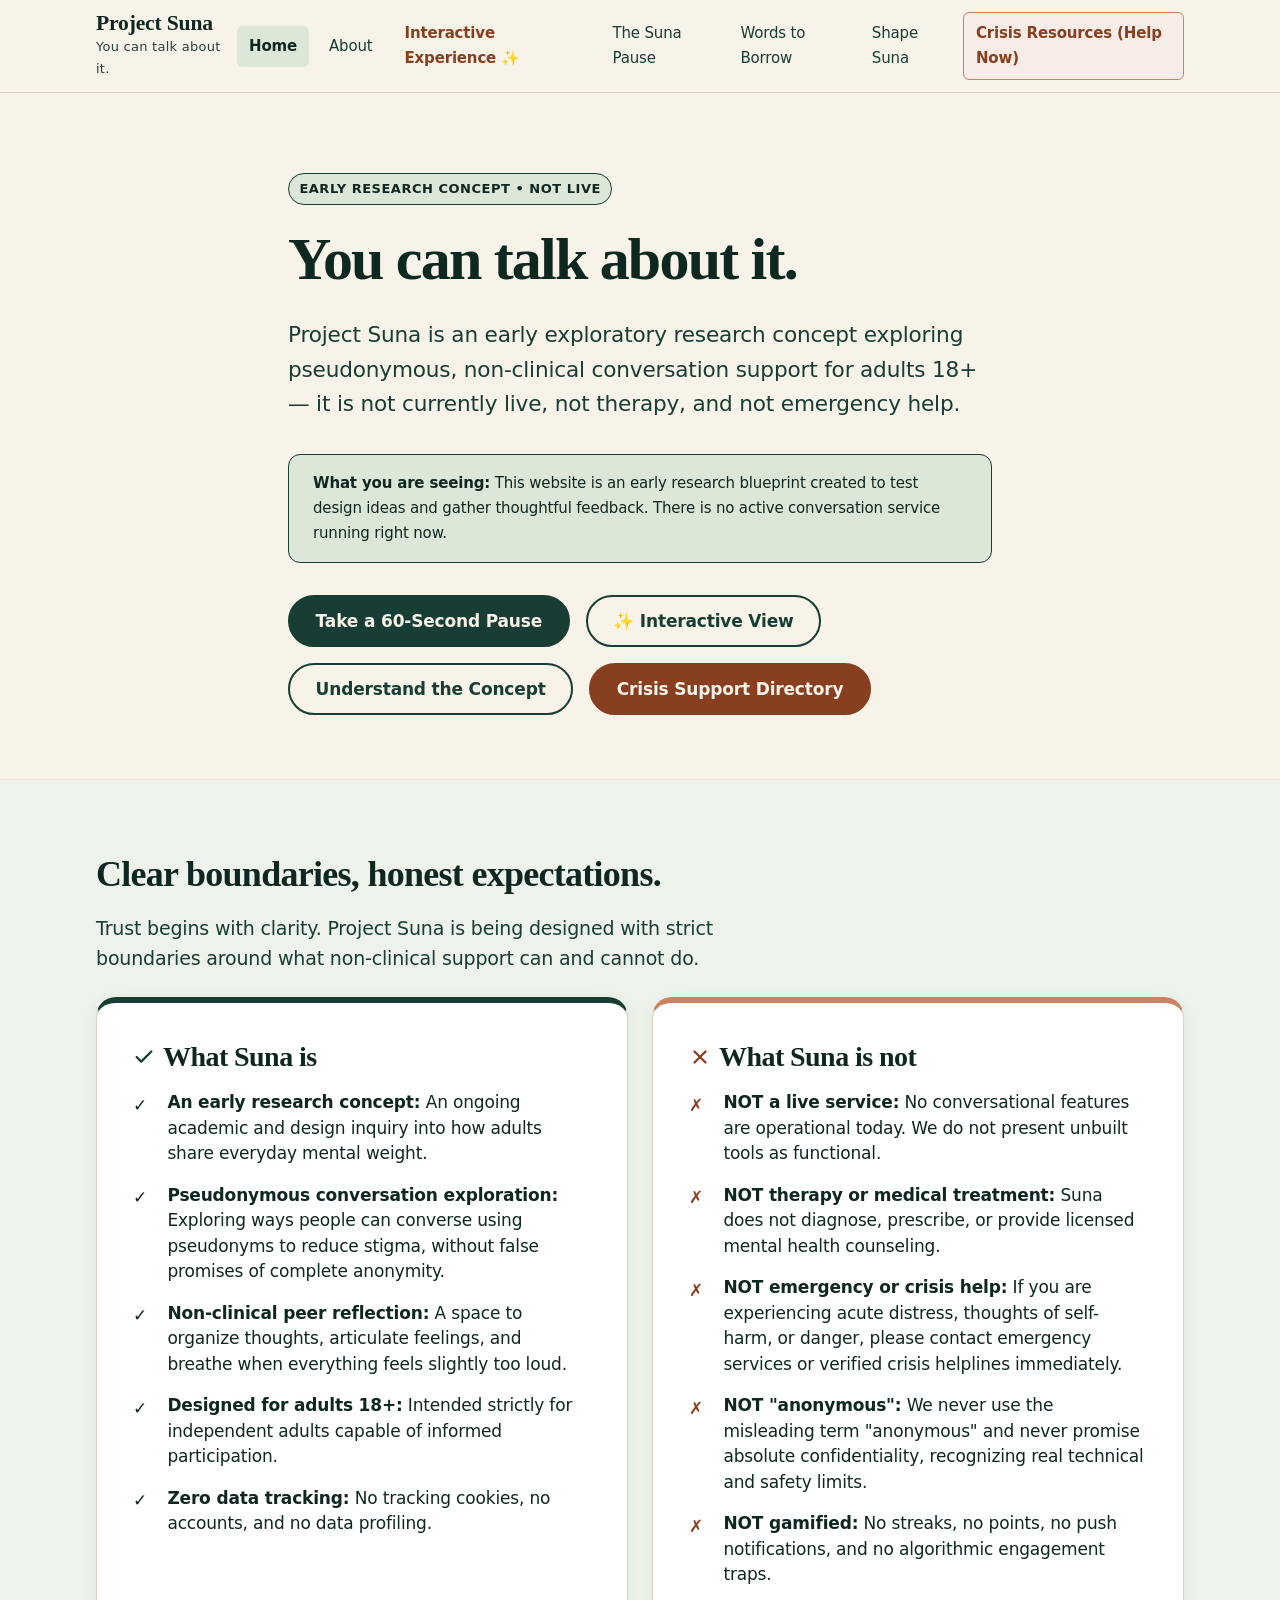
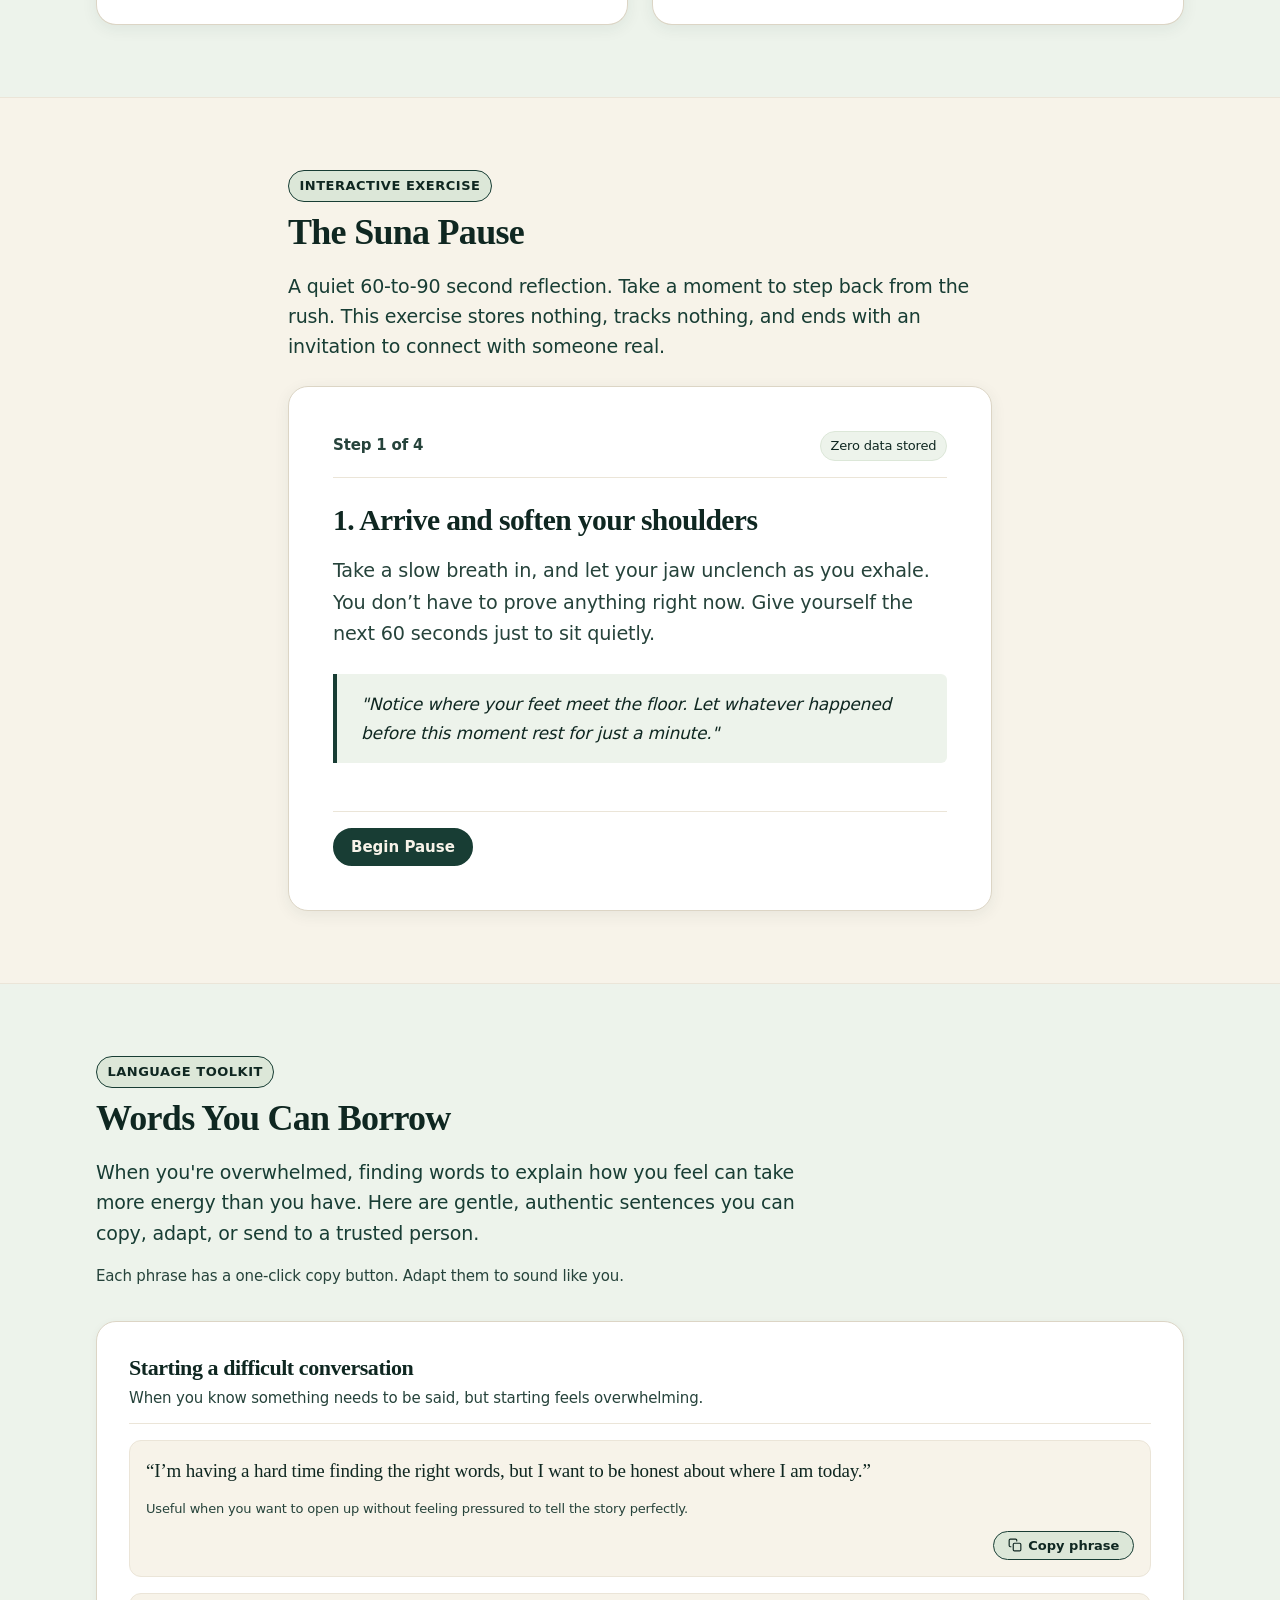
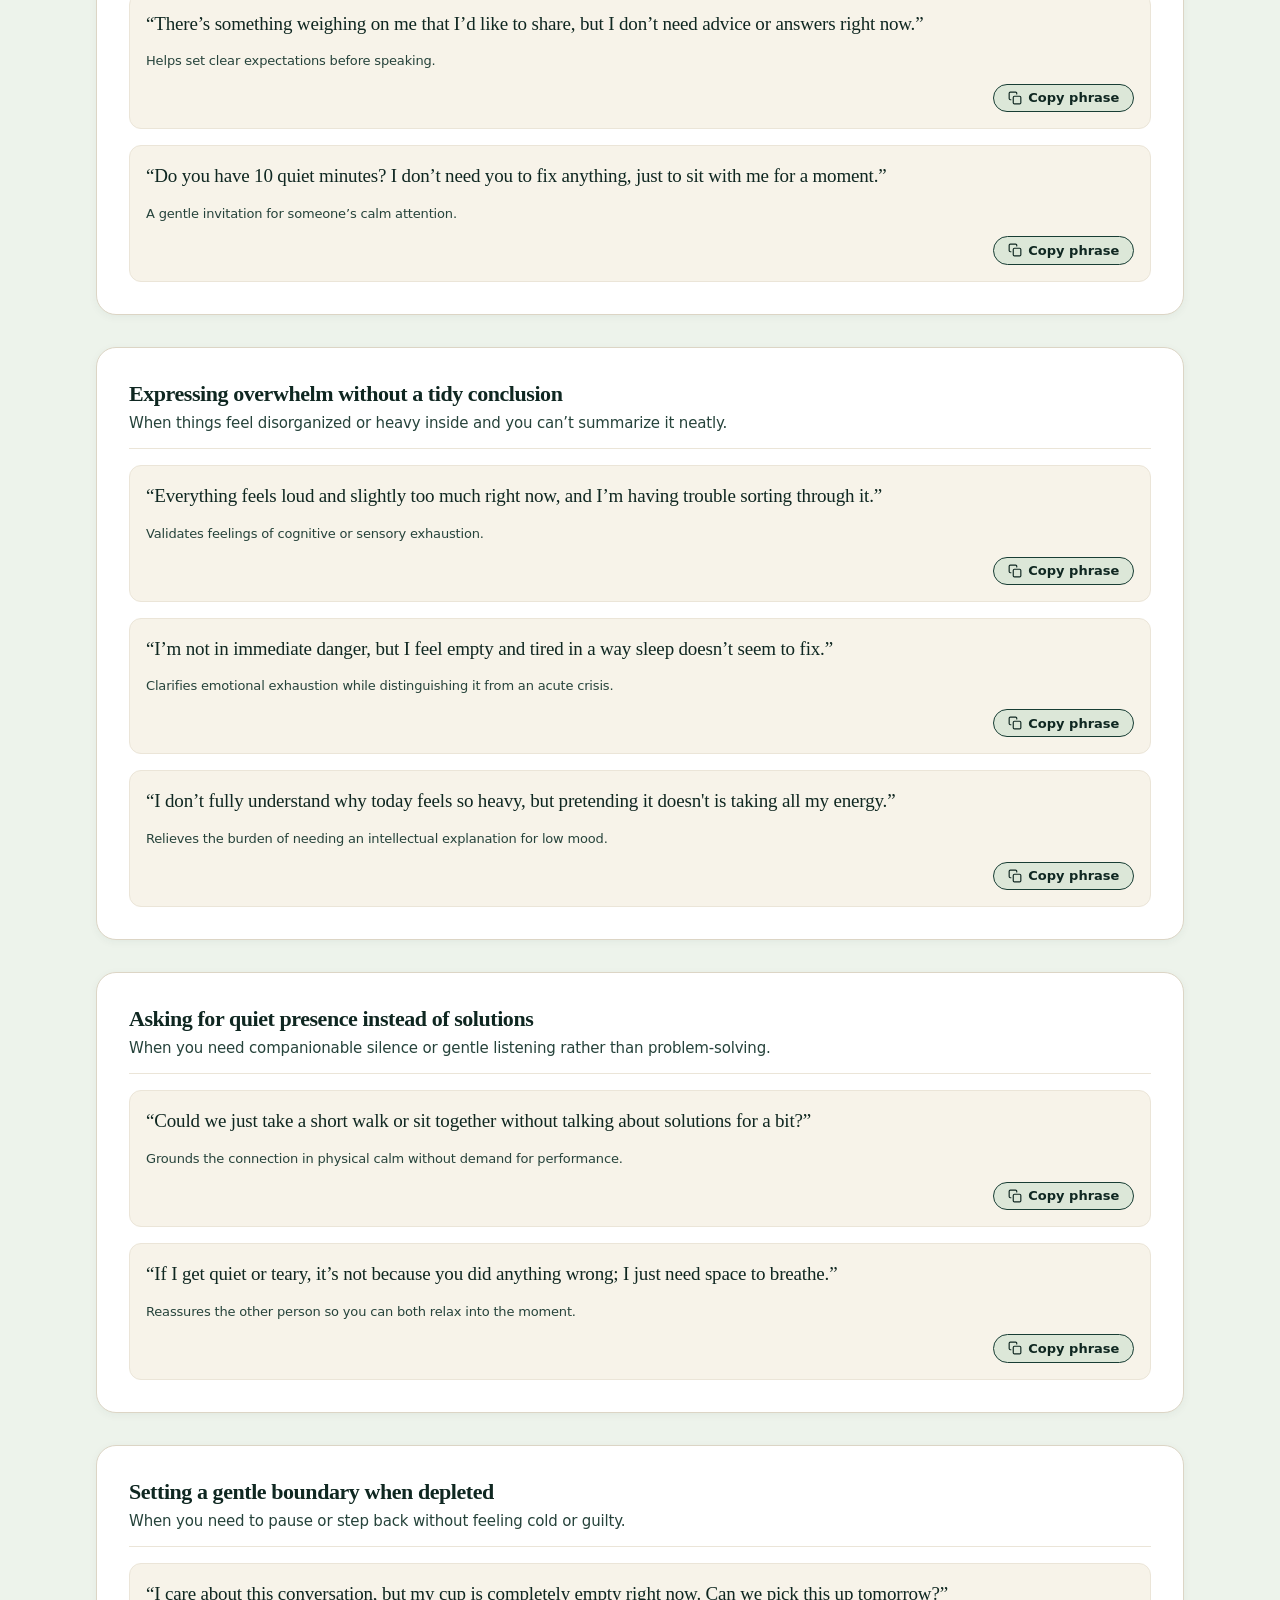
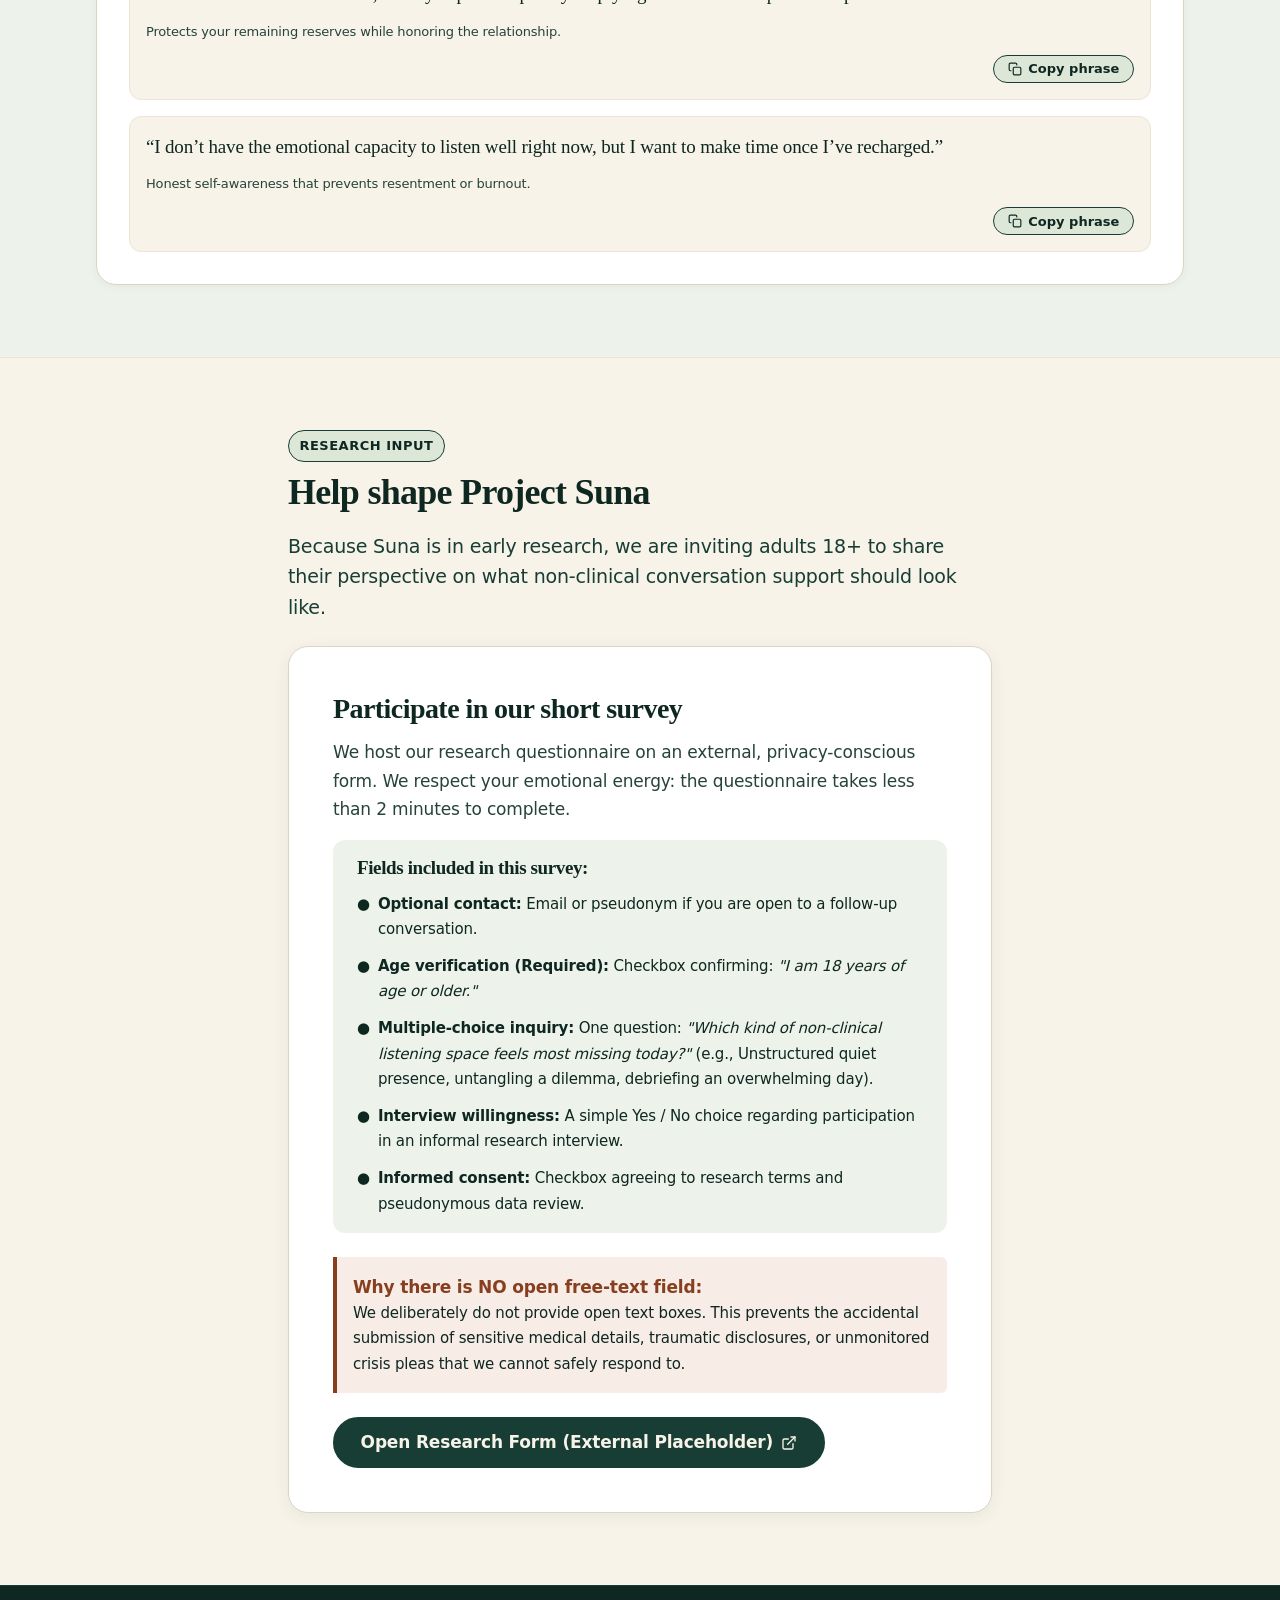
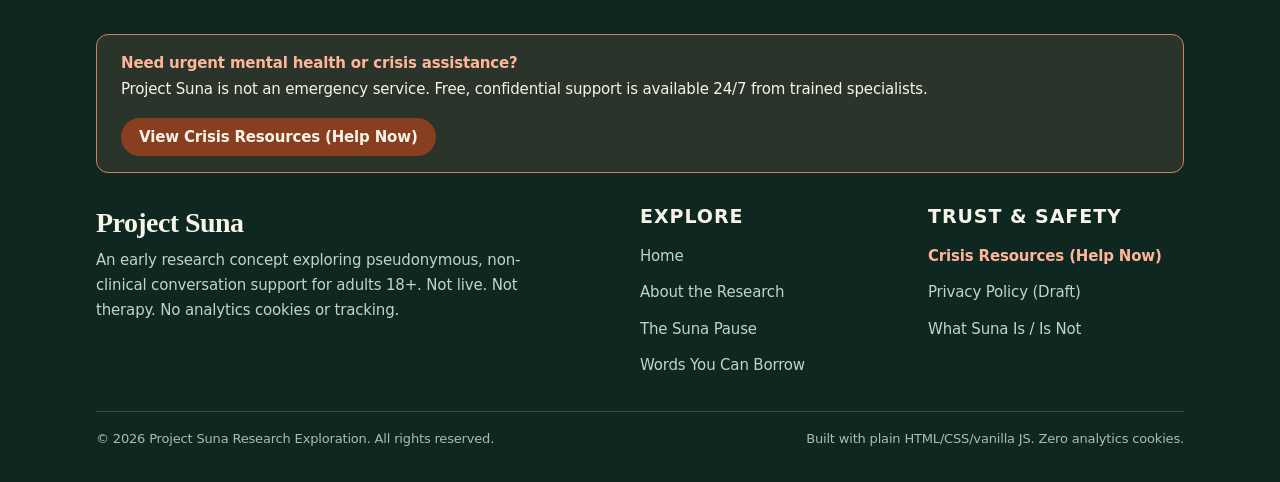
<file: index.html>
<!DOCTYPE html>
<html lang="en">
<head>
  <meta charset="UTF-8">
  <meta name="viewport" content="width=device-width, initial-scale=1.0">
  <meta name="description" content="Project Suna — You can talk about it. An early research concept exploring pseudonymous, non-clinical conversation support for adults 18+.">
  <title>Project Suna — You can talk about it (Early Research)</title>
  <link rel="stylesheet" href="css/style.css">
</head>
<body>
  <!-- Accessible Skip Link -->
  <a href="#main-content" class="skip-link">Skip to main content</a>

  <!-- Header & Navigation -->
  <header class="site-header" role="banner">
    <div class="container header-inner">
      <a href="index.html" class="brand" aria-label="Project Suna Home">
        <span class="brand-title">Project Suna</span>
        <span class="brand-tagline">You can talk about it.</span>
      </a>

      <button type="button" class="nav-toggle" aria-expanded="false" aria-controls="primary-nav" aria-label="Toggle navigation menu">
        <span aria-hidden="true">&#9776;</span>
        <span>Menu</span>
      </button>

      <nav id="primary-nav" class="site-nav" role="navigation" aria-label="Primary Navigation">
        <ul class="nav-list" role="list">
          <li><a href="index.html" class="nav-link" aria-current="page">Home</a></li>
          <li><a href="about.html" class="nav-link">About</a></li>
          <li><a href="experience.html" class="nav-link" style="color:var(--color-terracotta-accessible);font-weight:600;">Interactive Experience ✨</a></li>
          <li><a href="#the-suna-pause" class="nav-link">The Suna Pause</a></li>
          <li><a href="#words-you-can-borrow" class="nav-link">Words to Borrow</a></li>
          <li><a href="#help-shape-suna" class="nav-link">Shape Suna</a></li>
          <li><a href="help-now.html" class="nav-link nav-link-crisis">Crisis Resources (Help Now)</a></li>
        </ul>
      </nav>
    </div>
  </header>

  <main id="main-content" role="main">
    <!-- Section 1: Hero with tagline and honest early research statement -->
    <section class="section hero" aria-labelledby="hero-heading">
      <div class="container container-reading">
        <div style="margin-bottom: 1.25rem;">
          <span class="badge badge-research">Early Research Concept &bull; Not Live</span>
        </div>
        
        <h1 id="hero-heading" class="hero-tagline">
          You can talk about it.
        </h1>

        <p class="hero-honest-statement">
          Project Suna is an early exploratory research concept exploring pseudonymous, non-clinical conversation support for adults 18+ — it is not currently live, not therapy, and not emergency help.
        </p>

        <div class="banner-notice" role="region" aria-label="Research Scope Notice">
          <p>
            <strong>What you are seeing:</strong> This website is an early research blueprint created to test design ideas and gather thoughtful feedback. There is no active conversation service running right now.
          </p>
        </div>

        <div class="hero-ctas">
          <a href="#the-suna-pause" class="btn btn-primary">Take a 60-Second Pause</a>
          <a href="experience.html" class="btn btn-secondary">✨ Interactive View</a>
          <a href="#what-suna-is" class="btn btn-secondary">Understand the Concept</a>
          <a href="help-now.html" class="btn btn-terracotta">Crisis Support Directory</a>
        </div>
      </div>
    </section>

    <!-- Section 2: "What Suna is / what it is not" two-column block -->
    <section id="what-suna-is" class="section section-tinted" aria-labelledby="what-suna-heading">
      <div class="container">
        <header style="max-width: 44rem; margin-bottom: 1.5rem;">
          <h2 id="what-suna-heading">Clear boundaries, honest expectations.</h2>
          <p class="lead">
            Trust begins with clarity. Project Suna is being designed with strict boundaries around what non-clinical support can and cannot do.
          </p>
        </header>

        <div class="comparison-grid">
          <!-- Column 1: What Suna Is -->
          <article class="comparison-card comparison-card-is">
            <h3>
              <svg aria-hidden="true" width="22" height="22" viewBox="0 0 24 24" fill="none" stroke="currentColor" stroke-width="2.5" stroke-linecap="round" stroke-linejoin="round" style="color: var(--color-forest);">
                <polyline points="20 6 9 17 4 12"></polyline>
              </svg>
              <span>What Suna is</span>
            </h3>
            <ul class="comparison-list" role="list">
              <li class="comparison-item">
                <span class="comparison-icon" aria-hidden="true">&#10003;</span>
                <div>
                  <strong>An early research concept:</strong> An ongoing academic and design inquiry into how adults share everyday mental weight.
                </div>
              </li>
              <li class="comparison-item">
                <span class="comparison-icon" aria-hidden="true">&#10003;</span>
                <div>
                  <strong>Pseudonymous conversation exploration:</strong> Exploring ways people can converse using pseudonyms to reduce stigma, without false promises of complete anonymity.
                </div>
              </li>
              <li class="comparison-item">
                <span class="comparison-icon" aria-hidden="true">&#10003;</span>
                <div>
                  <strong>Non-clinical peer reflection:</strong> A space to organize thoughts, articulate feelings, and breathe when everything feels slightly too loud.
                </div>
              </li>
              <li class="comparison-item">
                <span class="comparison-icon" aria-hidden="true">&#10003;</span>
                <div>
                  <strong>Designed for adults 18+:</strong> Intended strictly for independent adults capable of informed participation.
                </div>
              </li>
              <li class="comparison-item">
                <span class="comparison-icon" aria-hidden="true">&#10003;</span>
                <div>
                  <strong>Zero data tracking:</strong> No tracking cookies, no accounts, and no data profiling.
                </div>
              </li>
            </ul>
          </article>

          <!-- Column 2: What Suna Is Not -->
          <article class="comparison-card comparison-card-is-not">
            <h3>
              <svg aria-hidden="true" width="22" height="22" viewBox="0 0 24 24" fill="none" stroke="currentColor" stroke-width="2.5" stroke-linecap="round" stroke-linejoin="round" style="color: var(--color-terracotta-accessible);">
                <line x1="18" y1="6" x2="6" y2="18"></line>
                <line x1="6" y1="6" x2="18" y2="18"></line>
              </svg>
              <span>What Suna is not</span>
            </h3>
            <ul class="comparison-list" role="list">
              <li class="comparison-item">
                <span class="comparison-icon" aria-hidden="true" style="color: var(--color-terracotta-accessible);">&#10007;</span>
                <div>
                  <strong>NOT a live service:</strong> No conversational features are operational today. We do not present unbuilt tools as functional.
                </div>
              </li>
              <li class="comparison-item">
                <span class="comparison-icon" aria-hidden="true" style="color: var(--color-terracotta-accessible);">&#10007;</span>
                <div>
                  <strong>NOT therapy or medical treatment:</strong> Suna does not diagnose, prescribe, or provide licensed mental health counseling.
                </div>
              </li>
              <li class="comparison-item">
                <span class="comparison-icon" aria-hidden="true" style="color: var(--color-terracotta-accessible);">&#10007;</span>
                <div>
                  <strong>NOT emergency or crisis help:</strong> If you are experiencing acute distress, thoughts of self-harm, or danger, please contact emergency services or verified crisis helplines immediately.
                </div>
              </li>
              <li class="comparison-item">
                <span class="comparison-icon" aria-hidden="true" style="color: var(--color-terracotta-accessible);">&#10007;</span>
                <div>
                  <strong>NOT "anonymous":</strong> We never use the misleading term "anonymous" and never promise absolute confidentiality, recognizing real technical and safety limits.
                </div>
              </li>
              <li class="comparison-item">
                <span class="comparison-icon" aria-hidden="true" style="color: var(--color-terracotta-accessible);">&#10007;</span>
                <div>
                  <strong>NOT gamified:</strong> No streaks, no points, no push notifications, and no algorithmic engagement traps.
                </div>
              </li>
            </ul>
          </article>
        </div>
      </div>
    </section>

    <!-- Section 3: "The Suna Pause" (60-90 second guided reflection) -->
    <section id="the-suna-pause" class="section" aria-labelledby="pause-heading">
      <div class="container container-reading">
        <header>
          <span class="badge badge-research">Interactive Exercise</span>
          <h2 id="pause-heading" style="margin-top: 0.5rem;">The Suna Pause</h2>
          <p class="lead">
            A quiet 60-to-90 second reflection. Take a moment to step back from the rush. This exercise stores nothing, tracks nothing, and ends with an invitation to connect with someone real.
          </p>
        </header>

        <div id="pause-reflection-widget" class="pause-container" role="region" aria-label="Guided Reflection Tool">
          <!-- Live Announcer for Assistive Technology -->
          <div id="pause-status-announcer" class="sr-only" aria-live="polite" aria-atomic="true"></div>

          <div class="pause-header">
            <span id="pause-progress-text" class="pause-progress" aria-hidden="true">Step 1 of 4</span>
            <span class="pause-privacy-pill" title="No data is saved anywhere">Zero data stored</span>
          </div>

          <!-- Step 1: Arrive & Breathe -->
          <div class="pause-screen active" data-step="1">
            <h3>1. Arrive and soften your shoulders</h3>
            <p>
              Take a slow breath in, and let your jaw unclench as you exhale. You don’t have to prove anything right now. Give yourself the next 60 seconds just to sit quietly.
            </p>
            <div class="pause-prompt-box">
              "Notice where your feet meet the floor. Let whatever happened before this moment rest for just a minute."
            </div>
          </div>

          <!-- Step 2: Name what's heavy -->
          <div class="pause-screen" data-step="2" hidden="until-found">
            <h3>2. Acknowledge what is heavy</h3>
            <p>
              You don’t have to write it down, explain it, or justify it. Simply silently name the thought or feeling that has been taking up space in your chest today.
            </p>
            <div class="pause-prompt-box">
              "It is completely okay if what you are feeling is messy, confusing, or contradictory."
            </div>
          </div>

          <!-- Step 3: Acknowledge without fixing -->
          <div class="pause-screen" data-step="3" hidden="until-found">
            <h3>3. You don’t have to solve everything today</h3>
            <p>
              When we are overwhelmed, our minds try to solve every problem at once. Give yourself permission to pause the problem-solving machine.
            </p>
            <div class="pause-prompt-box">
              "You are allowed to feel exhausted without immediately having a plan to fix it."
            </div>
          </div>

          <!-- Step 4: Reach out to a real person -->
          <div class="pause-screen" data-step="4" hidden="until-found">
            <h3>4. Reaching out to a real person</h3>
            <p>
              Project Suna is an early research concept — not a person, not therapy, and not a substitute for human connection. When you feel ready, the most healing step is often reaching out to someone real.
            </p>
            <div class="pause-reachout-card">
              <strong>Consider taking one small step:</strong>
              <p>
                Send a short, honest text to a trusted friend, family member, or care provider. (You can borrow one of our sample phrases below if finding the words feels difficult).
              </p>
            </div>
            <p style="font-size: var(--font-size-sm); margin-bottom: 0;">
              If you are in distress or need crisis care, please visit our <a href="help-now.html" style="font-weight: 600;">Crisis Resources Directory</a> immediately.
            </p>
          </div>

          <div class="pause-actions">
            <button type="button" id="pause-btn-prev" class="btn btn-secondary btn-small" style="display: none;">Previous</button>
            <div class="pause-actions-group">
              <button type="button" id="pause-btn-restart" class="btn btn-secondary btn-small" style="display: none;">Start Again</button>
              <button type="button" id="pause-btn-next" class="btn btn-primary btn-small">Begin Pause</button>
            </div>
          </div>
        </div>
      </div>
    </section>

    <!-- Section 4: "Words You Can Borrow" -->
    <section id="words-you-can-borrow" class="section section-tinted" aria-labelledby="words-heading">
      <div class="container">
        <header style="max-width: 44rem;">
          <span class="badge badge-research">Language Toolkit</span>
          <h2 id="words-heading" style="margin-top: 0.5rem;">Words You Can Borrow</h2>
          <p class="lead">
            When you're overwhelmed, finding words to explain how you feel can take more energy than you have. Here are gentle, authentic sentences you can copy, adapt, or send to a trusted person.
          </p>
          <p style="font-size: var(--font-size-sm); color: var(--color-forest-muted);">
            Each phrase has a one-click copy button. Adapt them to sound like you.
          </p>
        </header>

        <!-- Live announcer for copy operations -->
        <div id="words-live-announcer" class="sr-only" aria-live="polite" aria-atomic="true"></div>

        <!-- Populated from content/words-you-can-borrow.json -->
        <div id="words-container" class="words-grid" role="region" aria-label="Curated Phrases List">
          <p style="color: var(--color-forest-muted);">Loading curated phrases...</p>
        </div>
      </div>
    </section>

    <!-- Section 5: "Help shape Suna" -->
    <section id="help-shape-suna" class="section" aria-labelledby="shape-heading">
      <div class="container container-reading">
        <header>
          <span class="badge badge-research">Research Input</span>
          <h2 id="shape-heading" style="margin-top: 0.5rem;">Help shape Project Suna</h2>
          <p class="lead">
            Because Suna is in early research, we are inviting adults 18+ to share their perspective on what non-clinical conversation support should look like.
          </p>
        </header>

        <article class="shape-card">
          <h3>Participate in our short survey</h3>
          <p>
            We host our research questionnaire on an external, privacy-conscious form. We respect your emotional energy: the questionnaire takes less than 2 minutes to complete.
          </p>

          <div class="fields-breakdown">
            <h4>Fields included in this survey:</h4>
            <ul class="fields-list" role="list">
              <li>
                <span aria-hidden="true">&#9679;</span>
                <span><strong>Optional contact:</strong> Email or pseudonym if you are open to a follow-up conversation.</span>
              </li>
              <li>
                <span aria-hidden="true">&#9679;</span>
                <span><strong>Age verification (Required):</strong> Checkbox confirming: <em>"I am 18 years of age or older."</em></span>
              </li>
              <li>
                <span aria-hidden="true">&#9679;</span>
                <span><strong>Multiple-choice inquiry:</strong> One question: <em>"Which kind of non-clinical listening space feels most missing today?"</em> (e.g., Unstructured quiet presence, untangling a dilemma, debriefing an overwhelming day).</span>
              </li>
              <li>
                <span aria-hidden="true">&#9679;</span>
                <span><strong>Interview willingness:</strong> A simple Yes / No choice regarding participation in an informal research interview.</span>
              </li>
              <li>
                <span aria-hidden="true">&#9679;</span>
                <span><strong>Informed consent:</strong> Checkbox agreeing to research terms and pseudonymous data review.</span>
              </li>
            </ul>
          </div>

          <div class="no-free-text-callout" role="note">
            <strong>Why there is NO open free-text field:</strong>
            <p>
              We deliberately do not provide open text boxes. This prevents the accidental submission of sensitive medical details, traumatic disclosures, or unmonitored crisis pleas that we cannot safely respond to.
            </p>
          </div>

          <div style="margin-top: 1.5rem;">
            <!-- Placeholder URL as requested -->
            <a href="https://forms.example.org/project-suna-research-interest" target="_blank" rel="noopener noreferrer" class="btn btn-primary">
              Open Research Form (External Placeholder)
              <svg aria-hidden="true" width="16" height="16" viewBox="0 0 24 24" fill="none" stroke="currentColor" stroke-width="2" stroke-linecap="round" stroke-linejoin="round">
                <path d="M18 13v6a2 2 0 0 1-2 2H5a2 2 0 0 1-2-2V8a2 2 0 0 1 2-2h6"></path>
                <polyline points="15 3 21 3 21 9"></polyline>
                <line x1="10" y1="14" x2="21" y2="3"></line>
              </svg>
            </a>
          </div>
        </article>
      </div>
    </section>
  </main>

  <!-- Universal Footer with help-now link -->
  <footer class="site-footer" role="contentinfo">
    <div class="container">
      <!-- High-visibility crisis callout present on every page -->
      <aside class="footer-crisis-callout" aria-label="Crisis Support Warning">
        <div>
          <p><strong>Need urgent mental health or crisis assistance?</strong></p>
          <p>Project Suna is not an emergency service. Free, confidential support is available 24/7 from trained specialists.</p>
        </div>
        <a href="help-now.html" class="btn btn-terracotta btn-small">View Crisis Resources (Help Now)</a>
      </aside>

      <div class="footer-grid">
        <div class="footer-brand">
          <h2>Project Suna</h2>
          <p>
            An early research concept exploring pseudonymous, non-clinical conversation support for adults 18+. Not live. Not therapy. No analytics cookies or tracking.
          </p>
        </div>

        <div class="footer-col">
          <h3>Explore</h3>
          <ul class="footer-links" role="list">
            <li><a href="index.html">Home</a></li>
            <li><a href="about.html">About the Research</a></li>
            <li><a href="index.html#the-suna-pause">The Suna Pause</a></li>
            <li><a href="index.html#words-you-can-borrow">Words You Can Borrow</a></li>
          </ul>
        </div>

        <div class="footer-col">
          <h3>Trust &amp; Safety</h3>
          <ul class="footer-links" role="list">
            <li><a href="help-now.html" style="color: #FFB599; font-weight: 600;">Crisis Resources (Help Now)</a></li>
            <li><a href="privacy.html">Privacy Policy (Draft)</a></li>
            <li><a href="index.html#what-suna-is">What Suna Is / Is Not</a></li>
          </ul>
        </div>
      </div>

      <div class="footer-bottom">
        <p>&copy; 2026 Project Suna Research Exploration. All rights reserved.</p>
        <p>Built with plain HTML/CSS/vanilla JS. Zero analytics cookies.</p>
      </div>
    </div>
  </footer>

  <script src="js/main.js"></script>
  <script src="js/pause-reflection.js"></script>
</body>
</html>
</file>
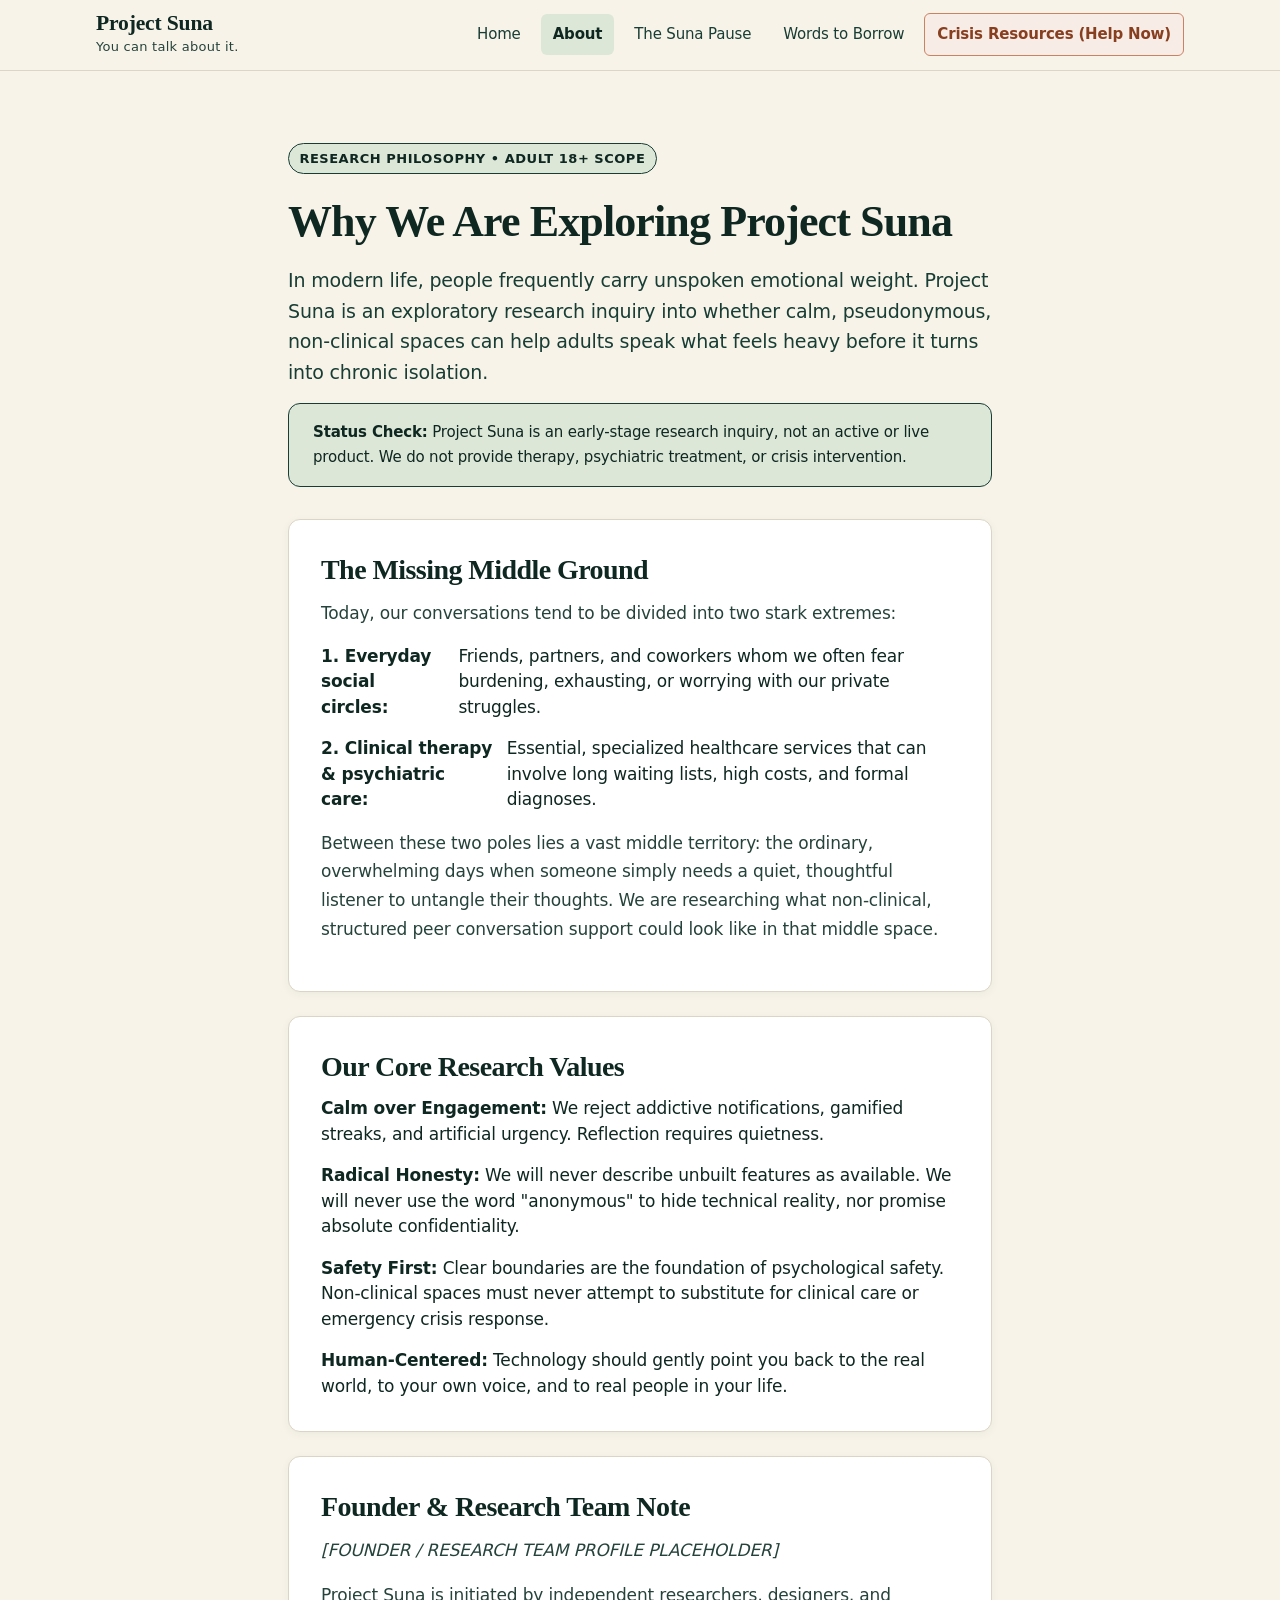
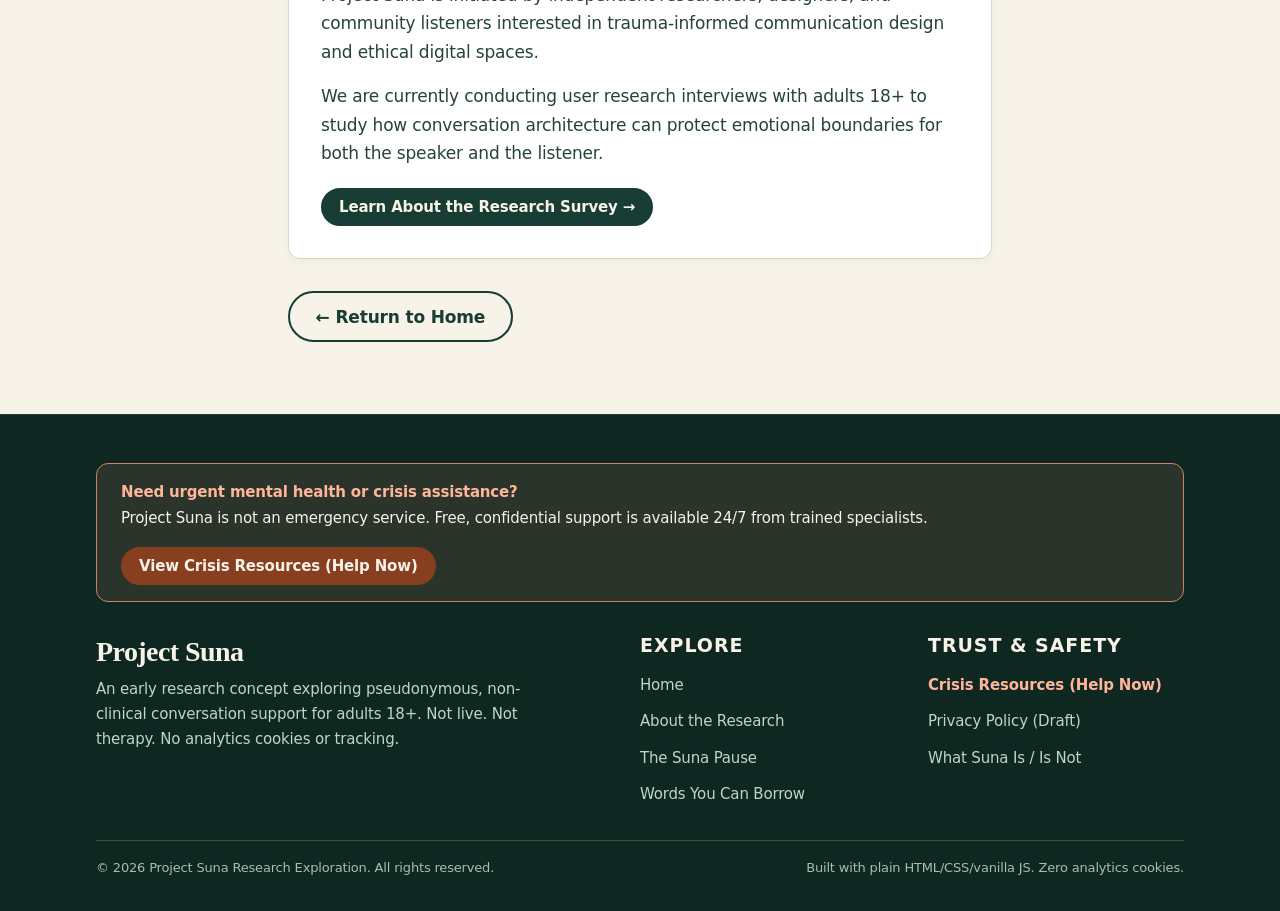
<file: about.html>
<!DOCTYPE html>
<html lang="en">
<head>
  <meta charset="UTF-8">
  <meta name="viewport" content="width=device-width, initial-scale=1.0">
  <meta name="description" content="About Project Suna — An early research inquiry into pseudonymous, non-clinical conversation spaces for adults 18+.">
  <title>About the Research — Project Suna</title>
  <link rel="stylesheet" href="css/style.css">
</head>
<body>
  <a href="#main-content" class="skip-link">Skip to main content</a>

  <header class="site-header" role="banner">
    <div class="container header-inner">
      <a href="index.html" class="brand" aria-label="Project Suna Home">
        <span class="brand-title">Project Suna</span>
        <span class="brand-tagline">You can talk about it.</span>
      </a>

      <button type="button" class="nav-toggle" aria-expanded="false" aria-controls="primary-nav" aria-label="Toggle navigation menu">
        <span aria-hidden="true">&#9776;</span>
        <span>Menu</span>
      </button>

      <nav id="primary-nav" class="site-nav" role="navigation" aria-label="Primary Navigation">
        <ul class="nav-list" role="list">
          <li><a href="index.html" class="nav-link">Home</a></li>
          <li><a href="about.html" class="nav-link" aria-current="page">About</a></li>
          <li><a href="index.html#the-suna-pause" class="nav-link">The Suna Pause</a></li>
          <li><a href="index.html#words-you-can-borrow" class="nav-link">Words to Borrow</a></li>
          <li><a href="help-now.html" class="nav-link nav-link-crisis">Crisis Resources (Help Now)</a></li>
        </ul>
      </nav>
    </div>
  </header>

  <main id="main-content" role="main">
    <section class="section">
      <div class="container container-reading">
        <div style="margin-bottom: 1.25rem;">
          <span class="badge badge-research">Research Philosophy &bull; Adult 18+ Scope</span>
        </div>

        <header>
          <h1>Why We Are Exploring Project Suna</h1>
          <p class="lead">
            In modern life, people frequently carry unspoken emotional weight. Project Suna is an exploratory research inquiry into whether calm, pseudonymous, non-clinical spaces can help adults speak what feels heavy before it turns into chronic isolation.
          </p>
        </header>

        <div class="banner-notice" role="region" aria-label="Research Disclaimer">
          <p>
            <strong>Status Check:</strong> Project Suna is an early-stage research inquiry, not an active or live product. We do not provide therapy, psychiatric treatment, or crisis intervention.
          </p>
        </div>

        <!-- Section 1: The Gap in the Landscape -->
        <article class="policy-section">
          <h2>The Missing Middle Ground</h2>
          <p>
            Today, our conversations tend to be divided into two stark extremes:
          </p>
          <ul class="comparison-list" role="list" style="margin-top: 0.5rem; margin-bottom: 1rem;">
            <li class="comparison-item">
              <strong>1. Everyday social circles:</strong> Friends, partners, and coworkers whom we often fear burdening, exhausting, or worrying with our private struggles.
            </li>
            <li class="comparison-item">
              <strong>2. Clinical therapy &amp; psychiatric care:</strong> Essential, specialized healthcare services that can involve long waiting lists, high costs, and formal diagnoses.
            </li>
          </ul>
          <p>
            Between these two poles lies a vast middle territory: the ordinary, overwhelming days when someone simply needs a quiet, thoughtful listener to untangle their thoughts. We are researching what non-clinical, structured peer conversation support could look like in that middle space.
          </p>
        </article>

        <!-- Section 2: Guiding Values -->
        <article class="policy-section">
          <h2>Our Core Research Values</h2>
          <ul class="comparison-list" role="list" style="margin-top: 0.5rem;">
            <li class="comparison-item">
              <div>
                <strong>Calm over Engagement:</strong> We reject addictive notifications, gamified streaks, and artificial urgency. Reflection requires quietness.
              </div>
            </li>
            <li class="comparison-item">
              <div>
                <strong>Radical Honesty:</strong> We will never describe unbuilt features as available. We will never use the word "anonymous" to hide technical reality, nor promise absolute confidentiality.
              </div>
            </li>
            <li class="comparison-item">
              <div>
                <strong>Safety First:</strong> Clear boundaries are the foundation of psychological safety. Non-clinical spaces must never attempt to substitute for clinical care or emergency crisis response.
              </div>
            </li>
            <li class="comparison-item">
              <div>
                <strong>Human-Centered:</strong> Technology should gently point you back to the real world, to your own voice, and to real people in your life.
              </div>
            </li>
          </ul>
        </article>

        <!-- Section 3: Founder / Research Team Placeholder -->
        <article class="policy-section">
          <h2>Founder &amp; Research Team Note</h2>
          <p>
            <em>[FOUNDER / RESEARCH TEAM PROFILE PLACEHOLDER]</em>
          </p>
          <p>
            Project Suna is initiated by independent researchers, designers, and community listeners interested in trauma-informed communication design and ethical digital spaces.
          </p>
          <p>
            We are currently conducting user research interviews with adults 18+ to study how conversation architecture can protect emotional boundaries for both the speaker and the listener.
          </p>
          <div style="margin-top: 1.25rem;">
            <a href="index.html#help-shape-suna" class="btn btn-primary btn-small">Learn About the Research Survey &rarr;</a>
          </div>
        </article>

        <div style="margin-top: 2rem;">
          <a href="index.html" class="btn btn-secondary">&larr; Return to Home</a>
        </div>
      </div>
    </section>
  </main>

  <footer class="site-footer" role="contentinfo">
    <div class="container">
      <aside class="footer-crisis-callout" aria-label="Crisis Support Warning">
        <div>
          <p><strong>Need urgent mental health or crisis assistance?</strong></p>
          <p>Project Suna is not an emergency service. Free, confidential support is available 24/7 from trained specialists.</p>
        </div>
        <a href="help-now.html" class="btn btn-terracotta btn-small">View Crisis Resources (Help Now)</a>
      </aside>

      <div class="footer-grid">
        <div class="footer-brand">
          <h2>Project Suna</h2>
          <p>
            An early research concept exploring pseudonymous, non-clinical conversation support for adults 18+. Not live. Not therapy. No analytics cookies or tracking.
          </p>
        </div>

        <div class="footer-col">
          <h3>Explore</h3>
          <ul class="footer-links" role="list">
            <li><a href="index.html">Home</a></li>
            <li><a href="about.html">About the Research</a></li>
            <li><a href="index.html#the-suna-pause">The Suna Pause</a></li>
            <li><a href="index.html#words-you-can-borrow">Words You Can Borrow</a></li>
          </ul>
        </div>

        <div class="footer-col">
          <h3>Trust &amp; Safety</h3>
          <ul class="footer-links" role="list">
            <li><a href="help-now.html" style="color: #FFB599; font-weight: 600;">Crisis Resources (Help Now)</a></li>
            <li><a href="privacy.html">Privacy Policy (Draft)</a></li>
            <li><a href="index.html#what-suna-is">What Suna Is / Is Not</a></li>
          </ul>
        </div>
      </div>

      <div class="footer-bottom">
        <p>&copy; 2026 Project Suna Research Exploration. All rights reserved.</p>
        <p>Built with plain HTML/CSS/vanilla JS. Zero analytics cookies.</p>
      </div>
    </div>
  </footer>

  <script src="js/main.js"></script>
</body>
</html>
</file>
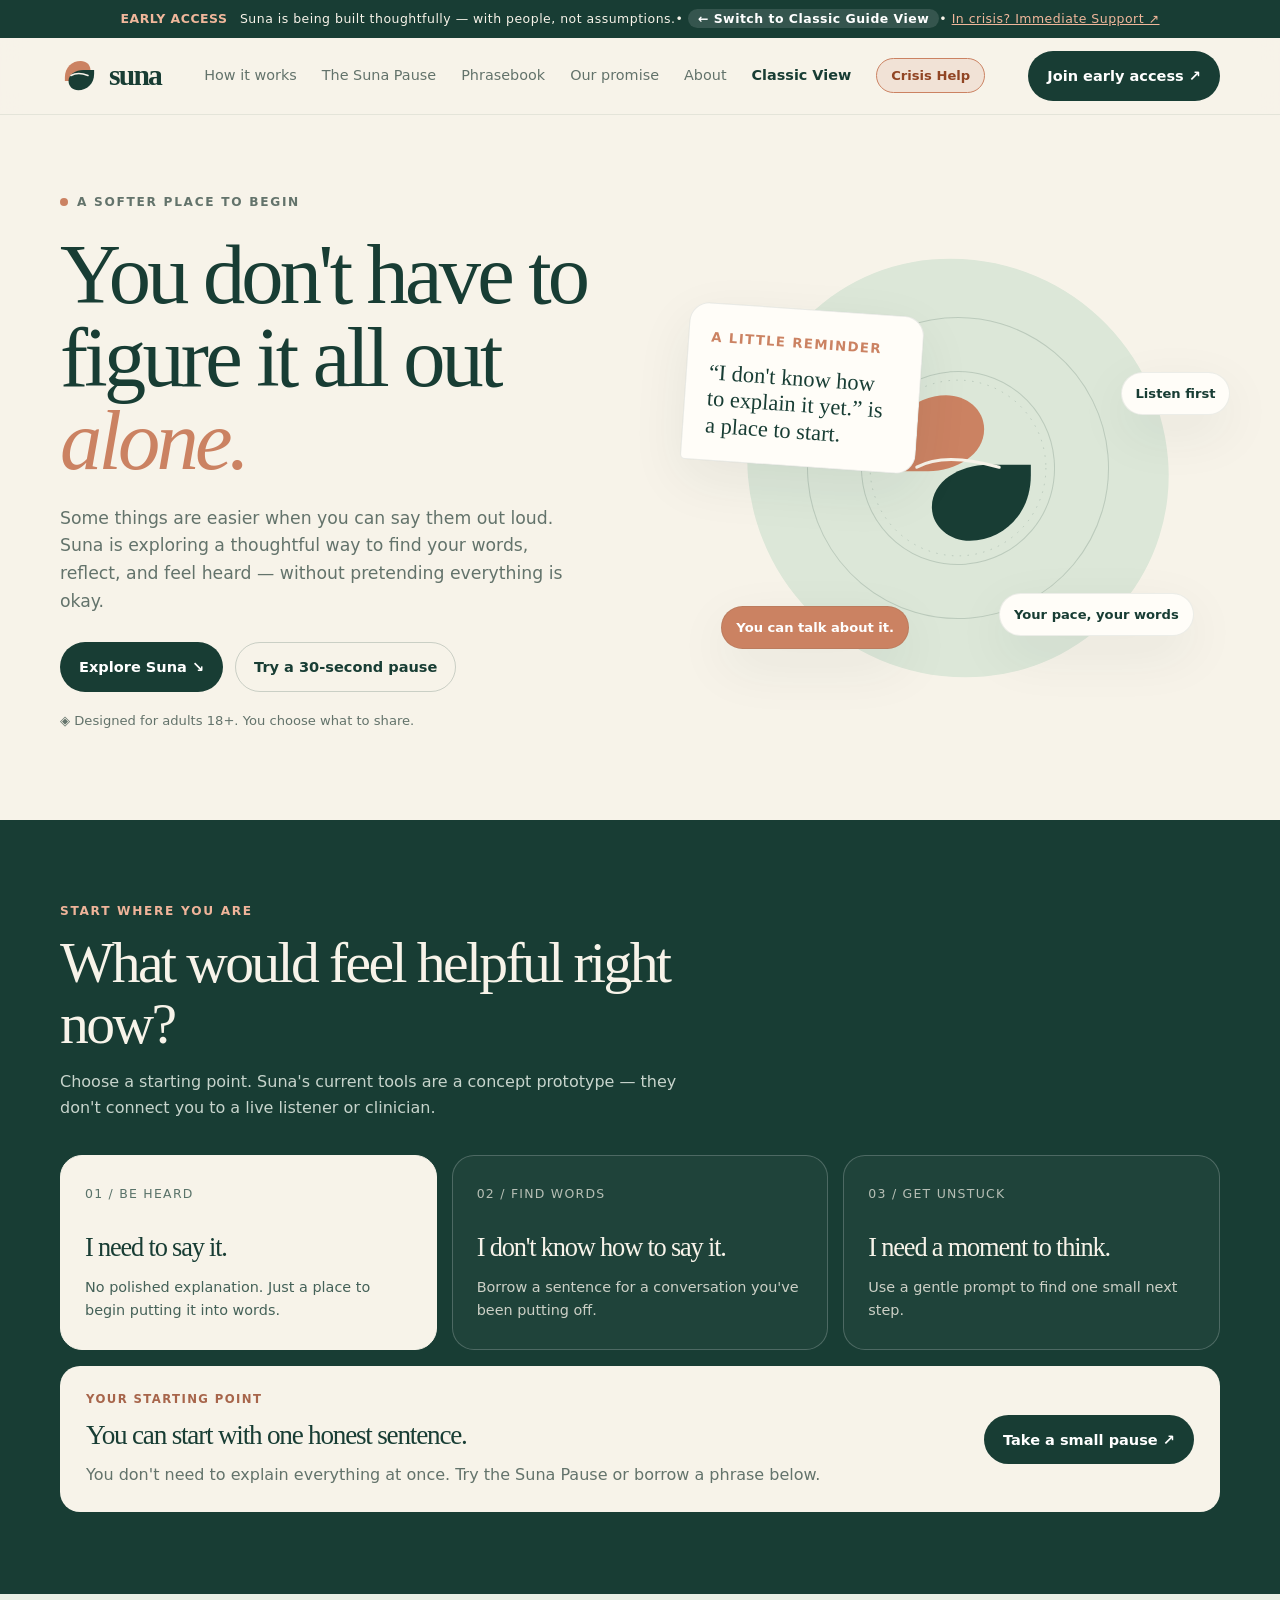
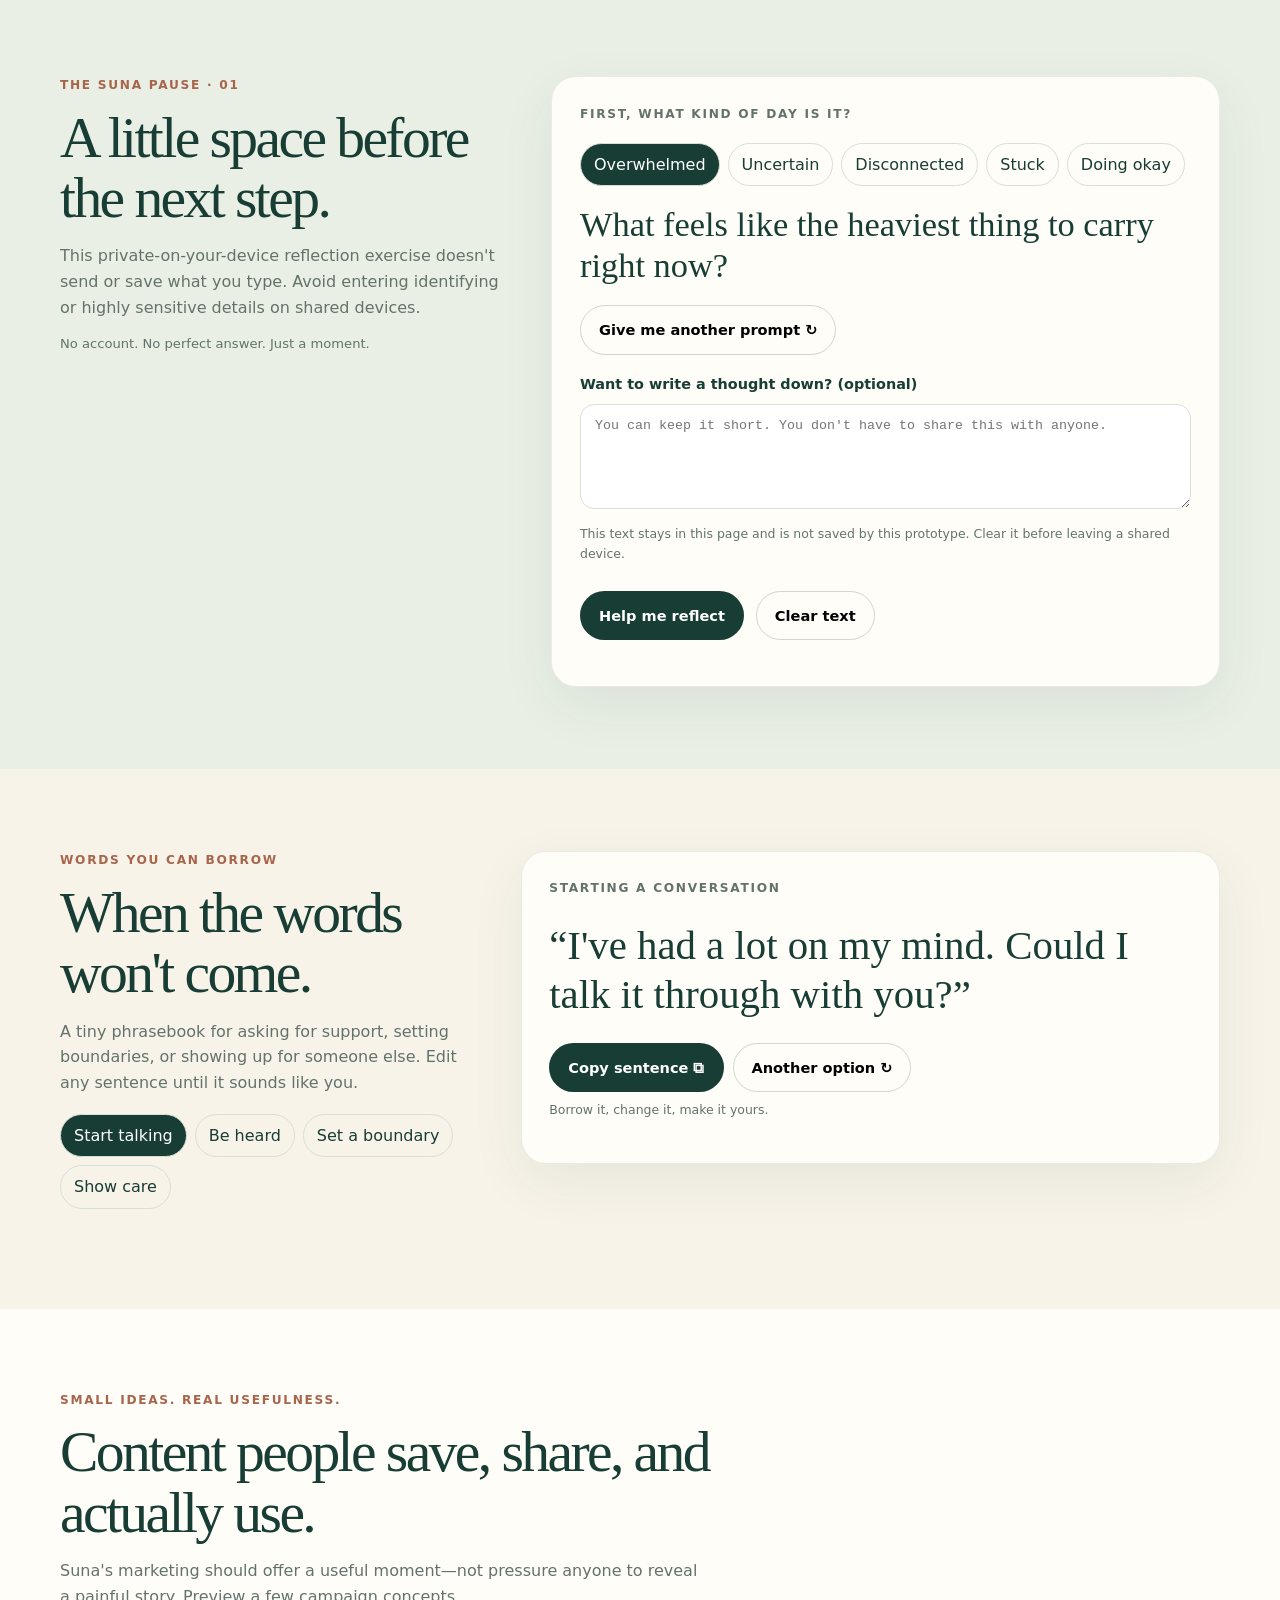
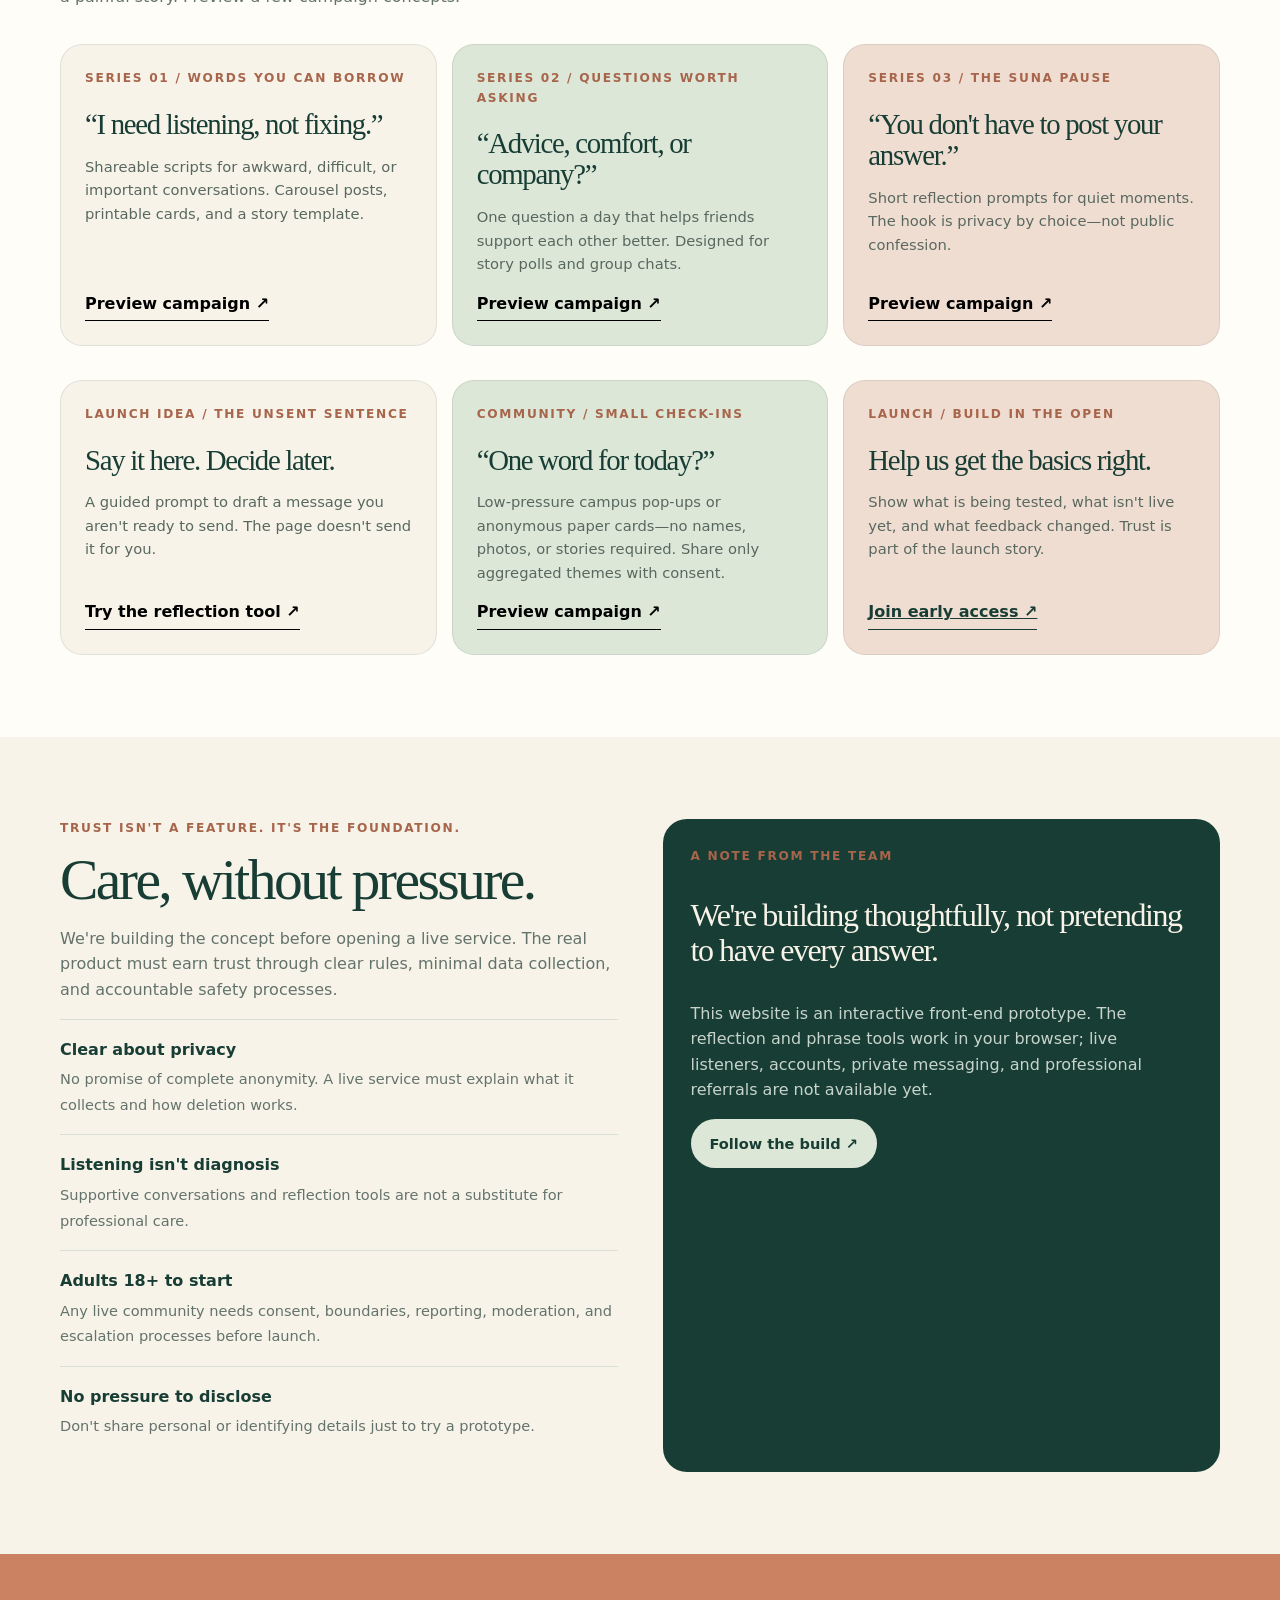
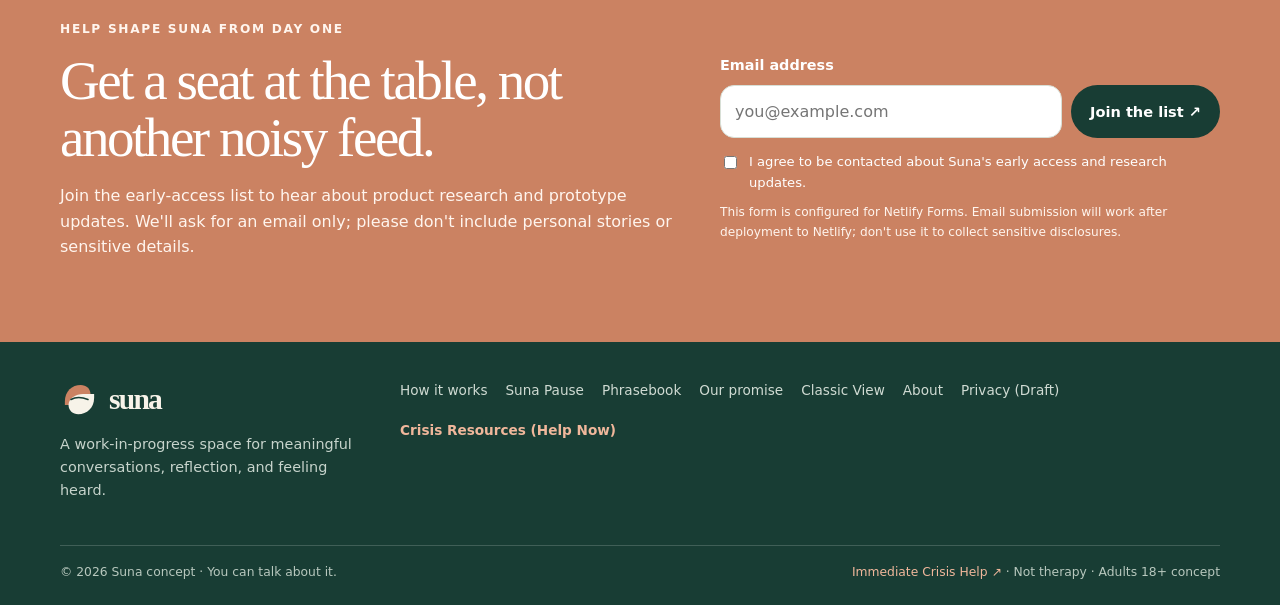
<file: experience.html>
<!doctype html>
<html lang="en">
<head>
  <meta charset="utf-8"><meta name="viewport" content="width=device-width,initial-scale=1">
  <meta name="theme-color" content="#183d34">
  <meta name="description" content="Suna is exploring a more thoughtful way to find your words, reflect, and feel heard. You can talk about it.">
  <title>Suna — Interactive Experience (You can talk about it.)</title>
  <style>
    :root{--forest:#183d34;--forest2:#244e43;--terra:#cb8262;--cream:#f7f3e9;--sage:#dce7d8;--paper:#fffdf8;--ink:#183d34;--muted:#63736b;--line:#d8dfd6;--shadow:0 18px 55px #183d3412}*{box-sizing:border-box}html{scroll-behavior:smooth}body{margin:0;background:var(--cream);color:var(--ink);font-family:Inter,ui-sans-serif,system-ui,-apple-system,"Segoe UI",sans-serif;line-height:1.6}a{color:inherit}button,input{font:inherit}.wrap{width:min(1160px,calc(100% - 40px));margin:auto}.announcement{background:var(--forest);color:var(--cream);text-align:center;padding:9px 14px;font-size:.78rem;letter-spacing:.04em}.announcement b{color:#f0b79b;margin-right:8px}header{position:sticky;top:0;z-index:20;background:#f7f3e9ed;backdrop-filter:blur(12px);border-bottom:1px solid #183d3415}.nav{height:76px;display:flex;align-items:center;justify-content:space-between;gap:20px}.brand{display:flex;align-items:center;gap:10px;text-decoration:none}.logo{width:39px;height:39px;flex:none}.brand-name{font:600 1.85rem/1 Georgia,serif;letter-spacing:-.06em}.links{display:flex;gap:25px;align-items:center}.links a{text-decoration:none;color:var(--muted);font-size:.9rem}.links a:hover{color:var(--ink)}.btn{display:inline-flex;justify-content:center;align-items:center;gap:8px;padding:12px 18px;border-radius:999px;border:1px solid transparent;text-decoration:none;font-weight:700;font-size:.91rem;cursor:pointer;transition:.2s}.btn:hover{transform:translateY(-2px)}.primary{background:var(--forest);color:white}.primary:hover{background:var(--forest2)}.outline{border-color:#183d3433;background:transparent}.soft{background:var(--sage);color:var(--forest)}.menu{display:none;background:none;border:1px solid var(--line);border-radius:12px;padding:8px 12px}.hero{padding:78px 0 76px}.hero-grid{display:grid;grid-template-columns:1.05fr .95fr;gap:55px;align-items:center}.eyebrow,.kicker{font-size:.76rem;letter-spacing:.14em;text-transform:uppercase;font-weight:800;color:var(--muted)}.dot{display:inline-block;width:8px;height:8px;border-radius:50%;background:var(--terra);margin-right:9px}h1,h2,h3,.serif{font-family:Georgia,"Times New Roman",serif;font-weight:500;letter-spacing:-.045em}h1{font-size:clamp(3.25rem,6.6vw,5.8rem);line-height:.98;margin:22px 0}h1 em{color:var(--terra);font-weight:400}.lead{max-width:530px;color:var(--muted);font-size:1.08rem}.actions{display:flex;flex-wrap:wrap;gap:12px;margin:27px 0 18px}.tiny-note{font-size:.82rem;color:var(--muted)}.hero-art{min-height:410px;display:grid;place-items:center;position:relative}.orb{width:min(100%,420px);aspect-ratio:1;border-radius:48% 52% 48% 52%;background:var(--sage);display:grid;place-items:center;position:relative;transform:rotate(-5deg)}.orb:before,.orb:after{content:"";position:absolute;border:1px solid #183d342b;border-radius:50%}.orb:before{inset:14%}.orb:after{inset:27%}.orb .logo-big{width:190px;height:190px;z-index:1;transform:rotate(5deg)}.note{position:absolute;z-index:2;background:var(--paper);padding:20px 22px;border:1px solid #183d3418;border-radius:20px 20px 20px 5px;box-shadow:var(--shadow);width:235px;top:12%;left:-2%;transform:rotate(4deg)}.note small{color:var(--terra);font-weight:800;letter-spacing:.1em;text-transform:uppercase}.note p{font:1.4rem/1.2 Georgia,serif;margin:10px 0 0}.pill{position:absolute;background:var(--paper);border:1px solid #183d3415;box-shadow:var(--shadow);border-radius:99px;padding:10px 14px;font-size:.82rem;font-weight:700}.pill.one{right:-2%;top:27%}.pill.two{right:5%;bottom:10%}.pill.three{left:5%;bottom:7%;background:var(--terra);color:white}.section{padding:82px 0}.head{max-width:680px;margin-bottom:35px}.kicker{color:#a7654b;margin-bottom:12px}h2{font-size:clamp(2.35rem,4.5vw,3.8rem);line-height:1.05;margin:0 0 15px}.intro{max-width:650px;color:var(--muted);margin:0}.dark{background:var(--forest);color:var(--cream)}.dark .intro{color:#c7d4cc}.dark .kicker{color:#efb49a}.cards{display:grid;grid-template-columns:repeat(3,1fr);gap:15px;margin-top:34px}.path{border:1px solid #ffffff35;background:#ffffff08;color:inherit;text-align:left;padding:24px;border-radius:22px;min-height:195px;cursor:pointer;transition:.2s}.path:hover{transform:translateY(-3px);background:#ffffff12}.path[aria-pressed=true]{background:var(--cream);color:var(--forest);border-color:var(--cream)}.num{font-size:.78rem;letter-spacing:.1em;opacity:.7}.path h3{font-size:1.65rem;margin:22px 0 8px}.path p{font-size:.9rem;opacity:.8;margin:0}.recommend{margin-top:16px;padding:24px 26px;border-radius:20px;background:var(--cream);color:var(--forest);display:flex;align-items:center;justify-content:space-between;gap:20px}.recommend h3{font-size:1.7rem;margin:5px 0}.recommend p{margin:0;color:var(--muted)}.recommend .label{font-size:.73rem;color:#a7654b;font-weight:800;letter-spacing:.12em}.pause{background:#e9efe5}.pause-grid{display:grid;grid-template-columns:.8fr 1.2fr;gap:45px;align-items:start}.pause-card,.phrase-card{background:var(--paper);border:1px solid #183d3417;border-radius:25px;padding:28px;box-shadow:var(--shadow)}.chips{display:flex;flex-wrap:wrap;gap:8px;margin:18px 0}.chip{border:1px solid var(--line);border-radius:99px;background:transparent;color:var(--ink);padding:8px 13px;cursor:pointer}.chip[aria-pressed=true]{background:var(--forest);color:white}.question{font:clamp(1.5rem,3vw,2.15rem)/1.18 Georgia,serif;margin:15px 0 20px}.field{display:block;font-weight:700;font-size:.9rem;margin-bottom:8px}textarea,input[type=email]{width:100%;padding:13px 14px;border:1px solid var(--line);border-radius:14px;background:white;color:var(--ink)}textarea{min-height:105px;resize:vertical}.help{font-size:.78rem;color:var(--muted);margin:8px 0 16px}.result{display:none;background:var(--sage);padding:18px;border-radius:16px;margin-top:18px}.result.show{display:block}.result li+li{margin-top:7px}.phrase-grid{display:grid;grid-template-columns:.75fr 1.25fr;gap:42px;align-items:start}.phrase-card{padding:27px}.phrase{font:clamp(1.7rem,3.3vw,2.55rem)/1.2 Georgia,serif;margin:23px 0}.phrase-actions{display:flex;gap:9px;flex-wrap:wrap}.campaigns{background:var(--paper)}.campaign{border:1px solid #183d3418;background:var(--cream);padding:24px;border-radius:22px;min-height:270px;display:flex;flex-direction:column;justify-content:space-between}.campaign:nth-child(2){background:var(--sage)}.campaign:nth-child(3){background:#f0ddd2}.campaign h3{font-size:1.8rem;line-height:1.08;margin:20px 0 10px}.campaign p{color:#58685f;font-size:.92rem}.text-btn{align-self:flex-start;border:0;background:none;border-bottom:1px solid currentColor;padding:0 0 4px;font-weight:800;cursor:pointer}.trust-grid{display:grid;grid-template-columns:1fr 1fr;gap:45px}.trust-list{padding:0;list-style:none}.trust-list li{border-top:1px solid var(--line);padding:17px 0}.trust-list strong{display:block;margin-bottom:4px}.trust-list span{color:var(--muted);font-size:.91rem}.truth{background:var(--forest);color:var(--cream);border-radius:24px;padding:28px}.truth p{color:#c7d4cc}.truth h3{font-size:2rem;line-height:1.1}.launch{background:var(--terra);color:white;padding:66px 0}.launch-grid{display:grid;grid-template-columns:1fr .8fr;gap:35px;align-items:center}.launch h2{font-size:clamp(2.2rem,4.3vw,3.5rem)}.launch p{color:#fff5ee}.signup{display:flex;gap:9px}.signup input{min-width:0}.signup button{white-space:nowrap;background:var(--forest);color:white}.consent{font-size:.76rem;color:#fff5ee;margin:10px 0 0}.success{display:none;margin-top:10px;font-weight:700}.success.show{display:block}footer{background:var(--forest);color:var(--cream);padding:38px 0 22px}.foot-top{display:flex;justify-content:space-between;gap:28px;align-items:flex-start;padding-bottom:28px}.foot-tag{max-width:340px;color:#c7d4cc;font-size:.9rem}.foot-links{display:flex;gap:18px;flex-wrap:wrap;font-size:.85rem}.foot-links a{text-decoration:none;color:#d0dbd3}.foot-bottom{border-top:1px solid #ffffff2c;padding-top:17px;display:flex;justify-content:space-between;gap:14px;color:#b8c8be;font-size:.77rem}.modal{position:fixed;inset:0;z-index:40;display:none;place-items:center;padding:20px;background:#071d17b8}.modal.open{display:grid}.modal-box{width:min(480px,100%);background:var(--paper);padding:27px;border-radius:23px;box-shadow:0 25px 80px #0004}.modal-box h3{font-size:2rem;margin:0 0 12px}.modal-box p{color:var(--muted)}.close{float:right;border:1px solid var(--line);background:none;border-radius:9px;padding:5px 10px;cursor:pointer}.toast{position:fixed;bottom:20px;left:50%;transform:translate(-50%,140%);opacity:0;z-index:50;background:var(--forest);color:white;padding:12px 17px;border-radius:12px;transition:.2s;max-width:90vw}.toast.show{transform:translate(-50%,0);opacity:1}.menu-open{display:flex!important;position:absolute;top:76px;left:0;right:0;background:var(--cream);padding:20px;flex-direction:column;align-items:flex-start;border-bottom:1px solid var(--line)}@media(max-width:850px){.hero-grid{grid-template-columns:1fr;gap:15px}.hero{padding-top:55px}.hero-art{min-height:350px}.orb{width:min(84%,390px)}.note{left:0}.cards{grid-template-columns:1fr}.path{min-height:150px}.pause-grid,.phrase-grid,.trust-grid,.launch-grid{grid-template-columns:1fr;gap:25px}.recommend{align-items:flex-start;flex-direction:column}.links{display:none}.menu{display:block}.signup{flex-direction:column}.foot-top,.foot-bottom{flex-direction:column}.section{padding:62px 0}}@media(prefers-reduced-motion:reduce){html{scroll-behavior:auto}*,*:before,*:after{transition:none!important;animation:none!important}}
  </style>
</head>
<body>
  <div class="announcement"><span><b>EARLY ACCESS</b> Suna is being built thoughtfully — with people, not assumptions.</span><span>• <a href="index.html" style="background:#ffffff20;padding:2px 10px;border-radius:99px;color:white;text-decoration:none;font-weight:600;">← Switch to Classic Guide View</a></span><span>• <a href="help-now.html" style="color:#f0b79b;text-decoration:underline;">In crisis? Immediate Support ↗</a></span></div>
  <header><div class="wrap nav">
    <a class="brand" href="#top" aria-label="Suna home"><svg class="logo" viewBox="0 0 64 64" aria-hidden="true"><path d="M8 35C8 18 20 8 34 8c9 0 16 6 16 15 0 11-12 18-24 18H8Z" fill="#CB8262"/><path d="M56 29c0 17-12 27-26 27-9 0-16-6-16-15 0-11 12-18 24-18h18Z" fill="#183D34"/><path d="M18 32c7-4 18-4 28 0" fill="none" stroke="#F7F3E9" stroke-width="2.5" stroke-linecap="round"/></svg><span class="brand-name">suna</span></a>
    <nav class="links" id="links"><a href="#how">How it works</a><a href="#pause">The Suna Pause</a><a href="#words">Phrasebook</a><a href="#trust">Our promise</a><a href="about.html">About</a><a href="index.html" style="color:#183d34;font-weight:700;">Classic View</a><a href="help-now.html" style="background:#cb826224;color:#914524;border:1px solid #cb8262;padding:6px 14px;border-radius:99px;font-size:.82rem;font-weight:700;text-decoration:none;">Crisis Help</a></nav>
    <a class="btn primary" href="#early-access">Join early access ↗</a><button class="menu" id="menu" aria-label="Toggle navigation" aria-expanded="false">☰</button>
  </div></header>
  <main id="top">
    <section class="hero"><div class="wrap hero-grid"><div>
      <div class="eyebrow"><span class="dot"></span>A softer place to begin</div>
      <h1>You don't have to figure it all out <em>alone.</em></h1>
      <p class="lead">Some things are easier when you can say them out loud. Suna is exploring a thoughtful way to find your words, reflect, and feel heard — without pretending everything is okay.</p>
      <div class="actions"><a class="btn primary" href="#how">Explore Suna ↘</a><a class="btn outline" href="#pause">Try a 30-second pause</a></div>
      <p class="tiny-note">◈ Designed for adults 18+. You choose what to share.</p>
    </div><div class="hero-art" aria-label="Suna's paired conversation-inspired brand mark"><div class="orb"><svg class="logo-big" viewBox="0 0 240 240" aria-hidden="true"><path d="M28 111c0-50 36-83 77-83 26 0 48 18 48 43 0 32-35 53-71 53H28Z" fill="#CB8262"/><path d="M212 129c0 50-36 83-77 83-26 0-48-18-48-43 0-32 35-53 71-53h54Z" fill="#183D34"/><path d="M68 119c23-13 58-13 104 0" stroke="#F7F3E9" stroke-width="4" stroke-linecap="round" fill="none"/><circle cx="120" cy="120" r="111" stroke="#183D34" stroke-opacity=".2" stroke-dasharray="2 8" fill="none"/></svg></div><div class="note"><small>A little reminder</small><p>“I don't know how to explain it yet.” is a place to start.</p></div><div class="pill one">Listen first</div><div class="pill two">Your pace, your words</div><div class="pill three">You can talk about it.</div></div></div></section>
    <section class="section dark" id="how"><div class="wrap"><div class="head"><div class="kicker">Start where you are</div><h2>What would feel helpful right now?</h2><p class="intro">Choose a starting point. Suna's current tools are a concept prototype — they don't connect you to a live listener or clinician.</p></div>
      <div class="cards"><button class="path" data-path="heard" aria-pressed="true"><div class="num">01 / BE HEARD</div><h3>I need to say it.</h3><p>No polished explanation. Just a place to begin putting it into words.</p></button><button class="path" data-path="words" aria-pressed="false"><div class="num">02 / FIND WORDS</div><h3>I don't know how to say it.</h3><p>Borrow a sentence for a conversation you've been putting off.</p></button><button class="path" data-path="reflect" aria-pressed="false"><div class="num">03 / GET UNSTUCK</div><h3>I need a moment to think.</h3><p>Use a gentle prompt to find one small next step.</p></button></div>
      <div class="recommend"><div><div class="label">YOUR STARTING POINT</div><h3 id="path-title">You can start with one honest sentence.</h3><p id="path-copy">You don't need to explain everything at once. Try the Suna Pause or borrow a phrase below.</p></div><a class="btn primary" id="path-link" href="#pause">Take a small pause ↗</a></div>
    </div></section>
    <section class="section pause" id="pause"><div class="wrap pause-grid"><div><div class="kicker">The Suna Pause · 01</div><h2>A little space before the next step.</h2><p class="intro">This private-on-your-device reflection exercise doesn't send or save what you type. Avoid entering identifying or highly sensitive details on shared devices.</p><p class="tiny-note">No account. No perfect answer. Just a moment.</p></div><div class="pause-card"><div class="eyebrow">First, what kind of day is it?</div><div class="chips" role="group" aria-label="Choose a feeling"><button class="chip" data-feeling="overwhelmed" aria-pressed="true">Overwhelmed</button><button class="chip" data-feeling="uncertain" aria-pressed="false">Uncertain</button><button class="chip" data-feeling="disconnected" aria-pressed="false">Disconnected</button><button class="chip" data-feeling="stuck" aria-pressed="false">Stuck</button><button class="chip" data-feeling="okay" aria-pressed="false">Doing okay</button></div><p class="question" id="question">What feels like the heaviest thing to carry right now?</p><button class="btn outline" id="another">Give me another prompt ↻</button><div style="height:18px"></div><label class="field" for="reflection">Want to write a thought down? (optional)</label><textarea id="reflection" placeholder="You can keep it short. You don't have to share this with anyone."></textarea><p class="help">This text stays in this page and is not saved by this prototype. Clear it before leaving a shared device.</p><div class="actions"><button class="btn primary" id="reflect">Help me reflect</button><button class="btn outline" id="clear">Clear text</button></div><div class="result" id="result" aria-live="polite"><strong id="result-title">One step at a time.</strong><ol id="steps"></ol></div></div></div></section>
    <section class="section" id="words"><div class="wrap phrase-grid"><div><div class="kicker">Words you can borrow</div><h2>When the words won't come.</h2><p class="intro">A tiny phrasebook for asking for support, setting boundaries, or showing up for someone else. Edit any sentence until it sounds like you.</p><div class="chips" role="group" aria-label="Phrase categories"><button class="chip" data-cat="opening" aria-pressed="true">Start talking</button><button class="chip" data-cat="listening" aria-pressed="false">Be heard</button><button class="chip" data-cat="boundary" aria-pressed="false">Set a boundary</button><button class="chip" data-cat="care" aria-pressed="false">Show care</button></div></div><div class="phrase-card"><div class="eyebrow" id="phrase-label">STARTING A CONVERSATION</div><p class="phrase" id="phrase">“I've had a lot on my mind. Could I talk it through with you?”</p><div class="phrase-actions"><button class="btn primary" id="copy">Copy sentence ⧉</button><button class="btn outline" id="next">Another option ↻</button></div><p class="help" id="copy-note" aria-live="polite">Borrow it, change it, make it yours.</p></div></div></section>
    <section class="section campaigns" id="share"><div class="wrap"><div class="head"><div class="kicker">Small ideas. Real usefulness.</div><h2>Content people save, share, and actually use.</h2><p class="intro">Suna's marketing should offer a useful moment—not pressure anyone to reveal a painful story. Preview a few campaign concepts.</p></div><div class="cards"><article class="campaign"><div><div class="kicker">Series 01 / Words you can borrow</div><h3>“I need listening, not fixing.”</h3><p>Shareable scripts for awkward, difficult, or important conversations. Carousel posts, printable cards, and a story template.</p></div><button class="text-btn preview" data-post="words">Preview campaign ↗</button></article><article class="campaign"><div><div class="kicker">Series 02 / Questions worth asking</div><h3>“Advice, comfort, or company?”</h3><p>One question a day that helps friends support each other better. Designed for story polls and group chats.</p></div><button class="text-btn preview" data-post="questions">Preview campaign ↗</button></article><article class="campaign"><div><div class="kicker">Series 03 / The Suna Pause</div><h3>“You don't have to post your answer.”</h3><p>Short reflection prompts for quiet moments. The hook is privacy by choice—not public confession.</p></div><button class="text-btn preview" data-post="pause">Preview campaign ↗</button></article></div><div class="cards"><article class="campaign"><div><div class="kicker">Launch idea / The Unsent Sentence</div><h3>Say it here. Decide later.</h3><p>A guided prompt to draft a message you aren't ready to send. The page doesn't send it for you.</p></div><button class="text-btn" onclick="document.querySelector('#pause').scrollIntoView({behavior:'smooth'})">Try the reflection tool ↗</button></article><article class="campaign"><div><div class="kicker">Community / Small check-ins</div><h3>“One word for today?”</h3><p>Low-pressure campus pop-ups or anonymous paper cards—no names, photos, or stories required. Share only aggregated themes with consent.</p></div><button class="text-btn preview" data-post="checkin">Preview campaign ↗</button></article><article class="campaign"><div><div class="kicker">Launch / Build in the open</div><h3>Help us get the basics right.</h3><p>Show what is being tested, what isn't live yet, and what feedback changed. Trust is part of the launch story.</p></div><a class="text-btn" href="#early-access">Join early access ↗</a></article></div></div></section>
    <section class="section" id="trust"><div class="wrap trust-grid"><div><div class="kicker">Trust isn't a feature. It's the foundation.</div><h2>Care, without pressure.</h2><p class="intro">We're building the concept before opening a live service. The real product must earn trust through clear rules, minimal data collection, and accountable safety processes.</p><ul class="trust-list"><li><strong>Clear about privacy</strong><span>No promise of complete anonymity. A live service must explain what it collects and how deletion works.</span></li><li><strong>Listening isn't diagnosis</strong><span>Supportive conversations and reflection tools are not a substitute for professional care.</span></li><li><strong>Adults 18+ to start</strong><span>Any live community needs consent, boundaries, reporting, moderation, and escalation processes before launch.</span></li><li><strong>No pressure to disclose</strong><span>Don't share personal or identifying details just to try a prototype.</span></li></ul></div><aside class="truth"><div class="kicker">A note from the team</div><h3>We're building thoughtfully, not pretending to have every answer.</h3><p>This website is an interactive front-end prototype. The reflection and phrase tools work in your browser; live listeners, accounts, private messaging, and professional referrals are not available yet.</p><a class="btn soft" href="#early-access">Follow the build ↗</a></aside></div></section>
    <section class="launch" id="early-access"><div class="wrap launch-grid"><div><div class="kicker" style="color:#fff5ee">Help shape Suna from day one</div><h2>Get a seat at the table, not another noisy feed.</h2><p>Join the early-access list to hear about product research and prototype updates. We'll ask for an email only; please don't include personal stories or sensitive details.</p></div><div><form name="suna-early-access" method="POST" data-netlify="true" netlify-honeypot="bot-field" id="signup"><input type="hidden" name="form-name" value="suna-early-access"><p style="display:none"><label>Leave this empty: <input name="bot-field"></label></p><label class="field" for="email" style="color:white">Email address</label><div class="signup"><input type="email" name="email" id="email" placeholder="you@example.com" autocomplete="email" required><button class="btn" type="submit">Join the list ↗</button></div><label style="display:flex;gap:9px;align-items:flex-start;font-size:.82rem;margin-top:13px"><input type="checkbox" id="consent" required style="margin-top:5px"> <span>I agree to be contacted about Suna's early access and research updates.</span></label><p class="consent">This form is configured for Netlify Forms. Email submission will work after deployment to Netlify; don't use it to collect sensitive disclosures.</p><p class="success" id="success" role="status">Thanks — if the form is deployed and configured, your submission will be received by the site owner.</p></form></div></div></section>
  </main>
  <footer><div class="wrap"><div class="foot-top"><div><a class="brand" href="#top"><svg class="logo" viewBox="0 0 64 64" aria-hidden="true"><path d="M8 35C8 18 20 8 34 8c9 0 16 6 16 15 0 11-12 18-24 18H8Z" fill="#CB8262"/><path d="M56 29c0 17-12 27-26 27-9 0-16-6-16-15 0-11 12-18 24-18h18Z" fill="#F7F3E9"/><path d="M18 32c7-4 18-4 28 0" fill="none" stroke="#183D34" stroke-width="2.5" stroke-linecap="round"/></svg><span class="brand-name">suna</span></a><p class="foot-tag">A work-in-progress space for meaningful conversations, reflection, and feeling heard.</p></div><nav class="foot-links"><a href="#how">How it works</a><a href="#pause">Suna Pause</a><a href="#words">Phrasebook</a><a href="#trust">Our promise</a><a href="index.html">Classic View</a><a href="about.html">About</a><a href="privacy.html">Privacy (Draft)</a><a href="help-now.html" style="color:#f0b79b;font-weight:700;">Crisis Resources (Help Now)</a></nav></div><div class="foot-bottom"><span>© 2026 Suna concept · You can talk about it.</span><span><a href="help-now.html" style="color:#f0b79b;text-decoration:none;">Immediate Crisis Help ↗</a> · Not therapy · Adults 18+ concept</span></div></div></footer>
  <div class="modal" id="modal" role="dialog" aria-modal="true" aria-labelledby="modal-title"><div class="modal-box"><button class="close" id="close" aria-label="Close preview">✕</button><div class="kicker" id="modal-kicker">CAMPAIGN PREVIEW</div><h3 id="modal-title">Campaign title</h3><p id="modal-text"></p><button class="btn primary" id="done">Got it</button></div></div><div class="toast" id="toast" role="status" aria-live="polite"></div>
  <script>
  (()=>{const $=s=>document.querySelector(s),$$=s=>[...document.querySelectorAll(s)];const toast=t=>{const el=$('#toast');el.textContent=t;el.classList.add('show');setTimeout(()=>el.classList.remove('show'),2400)};
  $('#menu').addEventListener('click',()=>{const open=$('#links').classList.toggle('menu-open');$('#menu').setAttribute('aria-expanded',String(open))});$$('#links a').forEach(a=>a.addEventListener('click',()=>{$('#links').classList.remove('menu-open');$('#menu').setAttribute('aria-expanded','false')}));
  const paths={heard:['You can start with one honest sentence.','You don\'t need to explain everything at once. Try the Suna Pause or borrow a phrase below.','#pause','Take a small pause ↗'],words:['You are allowed to ask for the kind of support you need.','Try a simple sentence and edit it until it sounds like you.','#words','Find your words ↗'],reflect:['You do not need to solve everything in one sitting.','Name what is in your control, then choose one step small enough for today.','#pause','Reflect for a moment ↗']};$$('.path').forEach(b=>b.addEventListener('click',()=>{ $$('.path').forEach(x=>x.setAttribute('aria-pressed',String(x===b)));const p=paths[b.dataset.path];$('#path-title').textContent=p[0];$('#path-copy').textContent=p[1];$('#path-link').href=p[2];$('#path-link').textContent=p[3]}));
  const prompts={overwhelmed:['What feels like the heaviest thing to carry right now?','What can wait until tomorrow?','What is one thing you need more of today?'],uncertain:['What do you know for sure, even if it is only one thing?','What question would help you get a little clearer?','What decision does not need to be made today?'],disconnected:['What kind of connection are you missing right now?','Who helps you feel a little more like yourself?','Would company, listening, or practical help feel best?'],stuck:['What is the smallest part of this you can influence?','If the next step took five minutes, what might it be?','What would you tell a friend in the same situation?'],okay:['What is making this moment feel okay?','What small thing would you like to remember from today?','What helped you get through this week?']};let feeling='overwhelmed',pi={overwhelmed:0,uncertain:0,disconnected:0,stuck:0,okay:0};function chooseFeeling(f){feeling=f;$$('[data-feeling]').forEach(b=>b.setAttribute('aria-pressed',String(b.dataset.feeling===f)));$('#question').textContent=prompts[f][pi[f]];$('#result').classList.remove('show')}$$('[data-feeling]').forEach(b=>b.addEventListener('click',()=>chooseFeeling(b.dataset.feeling)));$('#another').addEventListener('click',()=>{pi[feeling]=(pi[feeling]+1)%prompts[feeling].length;$('#question').textContent=prompts[feeling][pi[feeling]];$('#result').classList.remove('show')});const steps={overwhelmed:['Name one part that feels most urgent; let the rest wait for a moment.','Ask what is in your control today and what is not.','Choose one small next step—or give yourself permission to rest.'],uncertain:['Separate what you know from what you are guessing.','Ask what information or support could help.','If it is safe to wait, give yourself time before deciding.'],disconnected:['Name the kind of connection you need: listening, company, understanding, or practical help.','Think of one person or place that usually feels reasonably safe.','Consider a simple check-in; you do not owe anyone your whole story.'],stuck:['Describe the situation without turning it into a judgement about yourself.','Find one action you can influence.','Choose a kind, realistic next step for today.'],okay:['Notice what is making this moment feel okay.','Name one detail you want to remember.','Think about how to make a little room for more moments like this.']};$('#reflect').addEventListener('click',()=>{const typed=$('#reflection').value.trim();$('#result-title').textContent=typed?'You have named one part of it.':'You can take this one piece at a time.';$('#steps').replaceChildren(...steps[feeling].map(s=>{const li=document.createElement('li');li.textContent=s;return li}));$('#result').classList.add('show')});$('#clear').addEventListener('click',()=>{$('#reflection').value='';$('#result').classList.remove('show');toast('Cleared from this page. Nothing was saved.')});
  const phrases={opening:['“I’ve had a lot on my mind. Could I talk it through with you?”','“I’m not sure how to explain it yet, but I could use a little company.”','“Can I share something? I don’t need you to have an answer.”'],listening:['“I’m looking for listening right now, not fixing. Is that okay?”','“Could you hear me out before we try to solve it?”','“I might need a minute to find the words. Thanks for staying with me.”'],boundary:['“I care about this, but I need some time before I can talk about it.”','“I can listen, but I may not have the capacity to help with everything today.”','“I’m not ready to share more details, and I’d like that to be okay.”'],care:['“Do you want advice, comfort, or just company?”','“I might not know the perfect thing to say, but I’m here to listen.”','“Would it help to talk, take a walk, or think about something else for a while?”']};const labels={opening:'STARTING A CONVERSATION',listening:'ASKING TO BE HEARD',boundary:'SETTING A BOUNDARY',care:'SHOWING SOMEONE CARE'};let cat='opening',qi={opening:0,listening:0,boundary:0,care:0};function renderPhrase(){$('#phrase-label').textContent=labels[cat];$('#phrase').textContent=phrases[cat][qi[cat]];$('#copy-note').textContent='Borrow it, change it, make it yours.'}$$('[data-cat]').forEach(b=>b.addEventListener('click',()=>{cat=b.dataset.cat;$$('[data-cat]').forEach(x=>x.setAttribute('aria-pressed',String(x===b)));renderPhrase()}));$('#next').addEventListener('click',()=>{qi[cat]=(qi[cat]+1)%phrases[cat].length;renderPhrase()});$('#copy').addEventListener('click',async()=>{try{await navigator.clipboard.writeText($('#phrase').textContent);$('#copy-note').textContent='Copied. Make it your own.'}catch(e){$('#copy-note').textContent='Select the sentence and copy it manually.'}});
  const posts={words:['WORDS YOU CAN BORROW','“I need listening, not fixing.”','Try saying: “I don’t need us to solve this straight away. Could you just hear me out?”\n\nA small reminder: asking for the kind of support you need is allowed.'],questions:['QUESTIONS WORTH ASKING','“Advice, comfort, or company?”','Before jumping in to help, ask the person what would feel useful. Sometimes listening is the whole point.\n\nKeep the question simple. Leave room for their answer.'],pause:['THE SUNA PAUSE','“You don’t have to post your answer.”','What do you wish someone understood today? You don’t have to post your answer. You don’t have to tell anyone. Let the question be for you.'],checkin:['SMALL CHECK-INS','“One word for today?”','Invite people to share one word only, with no names or personal details. Make participation optional and do not photograph or publish responses without clear consent.']};function openPost(p){const v=posts[p];$('#modal-kicker').textContent=v[0];$('#modal-title').textContent=v[1];$('#modal-text').textContent=v[2];$('#modal').classList.add('open');$('#close').focus()}$$('.preview').forEach(b=>b.addEventListener('click',()=>openPost(b.dataset.post)));function closeModal(){$('#modal').classList.remove('open')}$('#close').addEventListener('click',closeModal);$('#done').addEventListener('click',closeModal);$('#modal').addEventListener('click',e=>{if(e.target===$('#modal'))closeModal()});document.addEventListener('keydown',e=>{if(e.key==='Escape')closeModal()});
  // Netlify handles real form submissions only after this site is deployed there.
  $('#signup').addEventListener('submit',e=>{if(location.protocol==='file:'){e.preventDefault();toast('Preview mode: deploy to Netlify to receive signups.');return}if(!$('#consent').checked){e.preventDefault();return}});
  })();
  </script>
</body></html>
</file>
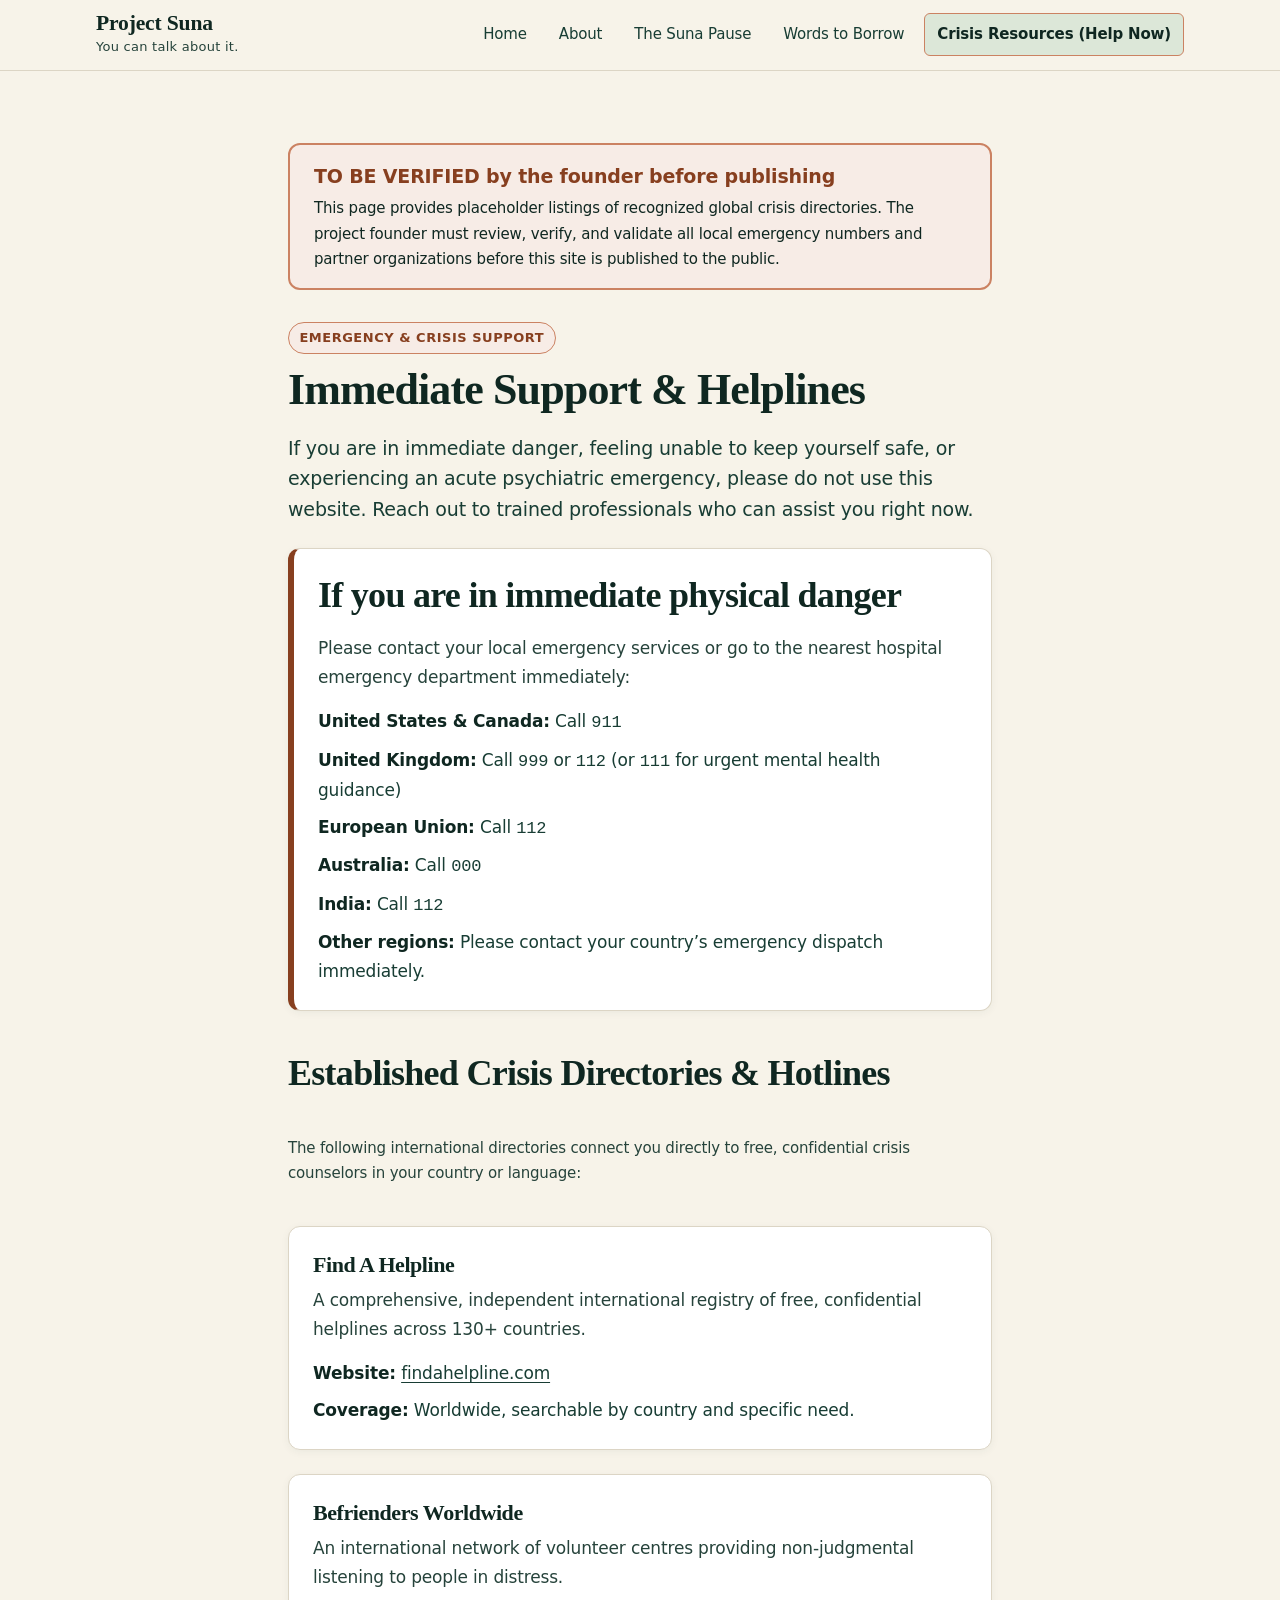
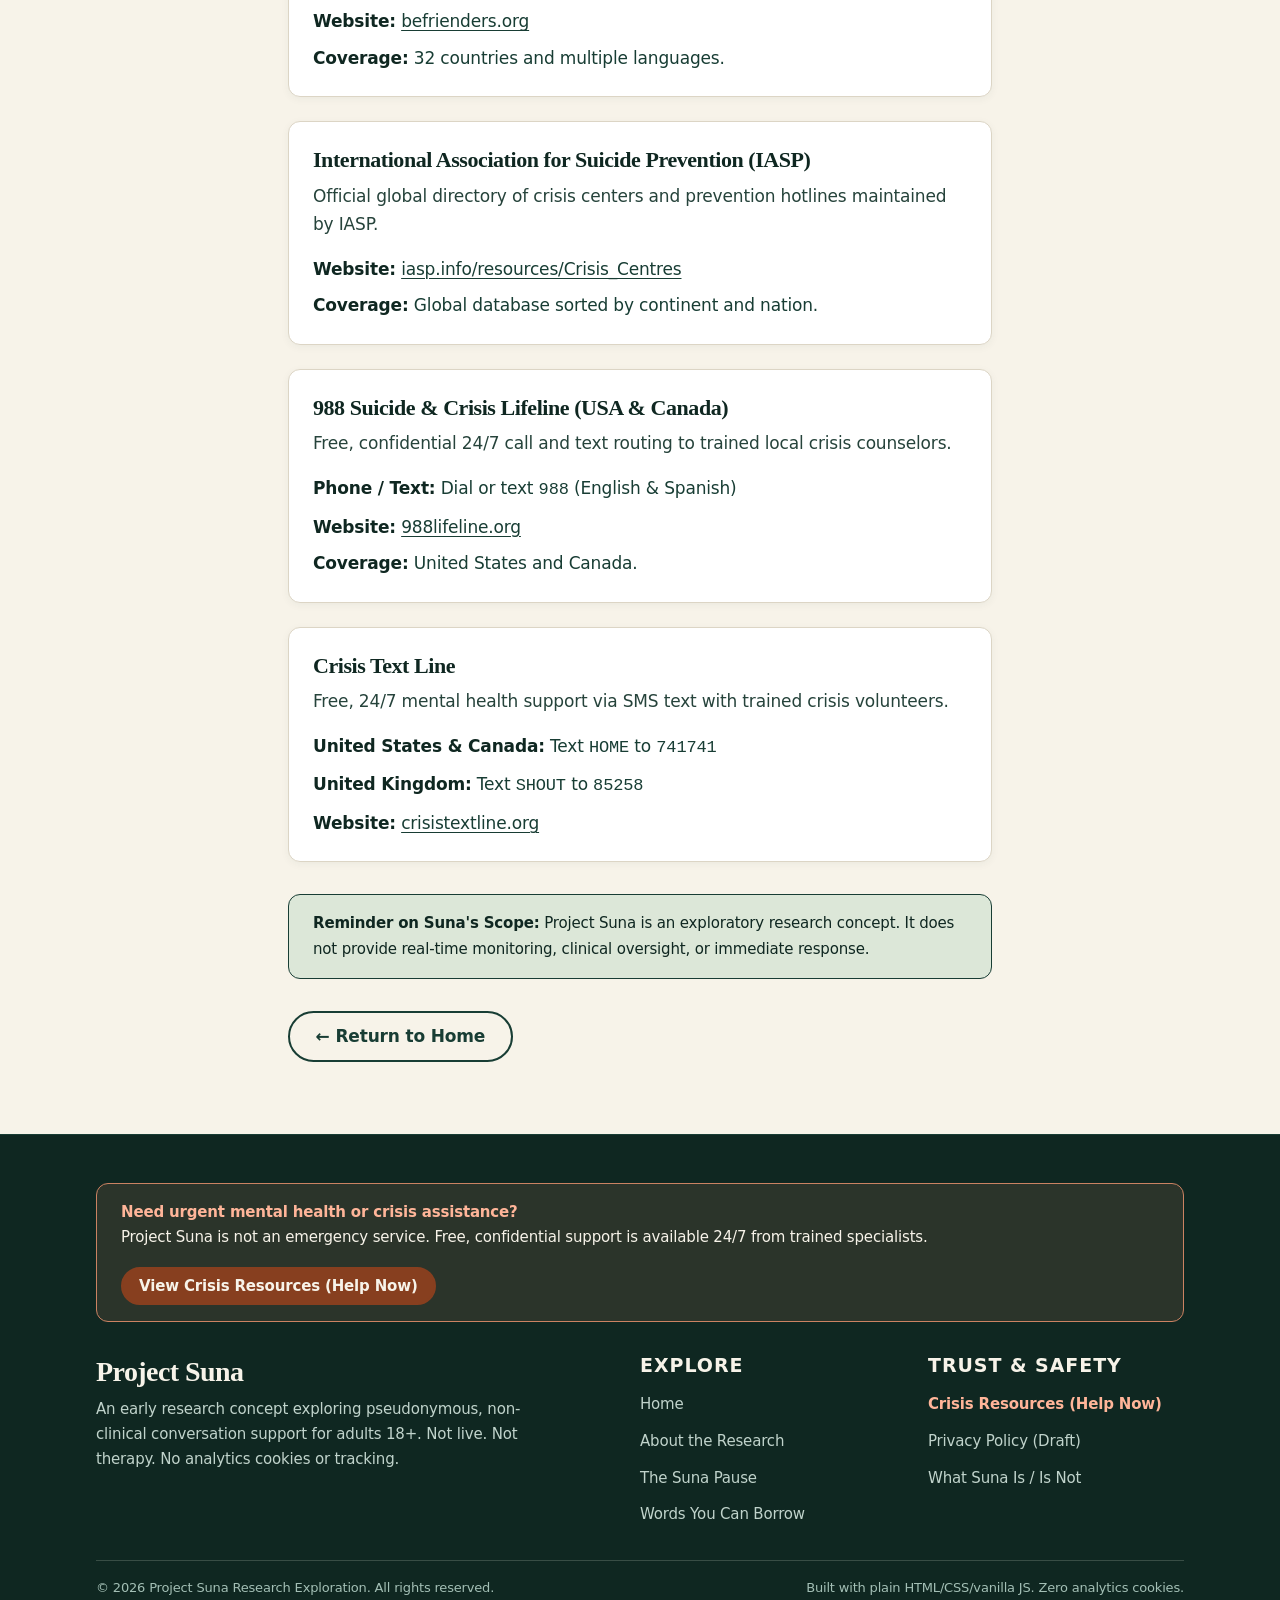
<file: help-now.html>
<!DOCTYPE html>
<html lang="en">
<head>
  <meta charset="UTF-8">
  <meta name="viewport" content="width=device-width, initial-scale=1.0">
  <meta name="description" content="Crisis resources and emergency guidance. Free, confidential support directories for immediate mental health distress.">
  <title>Crisis Resources (Help Now) — Project Suna</title>
  <link rel="stylesheet" href="css/style.css">
</head>
<body>
  <a href="#main-content" class="skip-link">Skip to main content</a>

  <header class="site-header" role="banner">
    <div class="container header-inner">
      <a href="index.html" class="brand" aria-label="Project Suna Home">
        <span class="brand-title">Project Suna</span>
        <span class="brand-tagline">You can talk about it.</span>
      </a>

      <button type="button" class="nav-toggle" aria-expanded="false" aria-controls="primary-nav" aria-label="Toggle navigation menu">
        <span aria-hidden="true">&#9776;</span>
        <span>Menu</span>
      </button>

      <nav id="primary-nav" class="site-nav" role="navigation" aria-label="Primary Navigation">
        <ul class="nav-list" role="list">
          <li><a href="index.html" class="nav-link">Home</a></li>
          <li><a href="about.html" class="nav-link">About</a></li>
          <li><a href="index.html#the-suna-pause" class="nav-link">The Suna Pause</a></li>
          <li><a href="index.html#words-you-can-borrow" class="nav-link">Words to Borrow</a></li>
          <li><a href="help-now.html" class="nav-link nav-link-crisis" aria-current="page">Crisis Resources (Help Now)</a></li>
        </ul>
      </nav>
    </div>
  </header>

  <main id="main-content" role="main">
    <section class="section">
      <div class="container container-reading">
        <!-- Verification Banner Required -->
        <div class="banner-crisis" role="alert">
          <strong>TO BE VERIFIED by the founder before publishing</strong>
          <p>
            This page provides placeholder listings of recognized global crisis directories. The project founder must review, verify, and validate all local emergency numbers and partner organizations before this site is published to the public.
          </p>
        </div>

        <header>
          <span class="badge badge-warning">Emergency &amp; Crisis Support</span>
          <h1 style="margin-top: 0.5rem;">Immediate Support &amp; Helplines</h1>
          <p class="lead">
            If you are in immediate danger, feeling unable to keep yourself safe, or experiencing an acute psychiatric emergency, please do not use this website. Reach out to trained professionals who can assist you right now.
          </p>
        </header>

        <!-- Immediate Danger Guidance -->
        <article class="crisis-card" style="border-left: 6px solid var(--color-terracotta-accessible); margin-top: 1.5rem;">
          <h2>If you are in immediate physical danger</h2>
          <p>
            Please contact your local emergency services or go to the nearest hospital emergency department immediately:
          </p>
          <ul class="crisis-details" role="list">
            <li><strong>United States &amp; Canada:</strong> Call <code>911</code></li>
            <li><strong>United Kingdom:</strong> Call <code>999</code> or <code>112</code> (or <code>111</code> for urgent mental health guidance)</li>
            <li><strong>European Union:</strong> Call <code>112</code></li>
            <li><strong>Australia:</strong> Call <code>000</code></li>
            <li><strong>India:</strong> Call <code>112</code></li>
            <li><strong>Other regions:</strong> Please contact your country’s emergency dispatch immediately.</li>
          </ul>
        </article>

        <!-- Verified Crisis Directories -->
        <section class="crisis-directory" aria-labelledby="directories-heading">
          <h2 id="directories-heading" style="margin-top: 1rem;">Established Crisis Directories &amp; Hotlines</h2>
          <p style="font-size: var(--font-size-sm); color: var(--color-forest-muted);">
            The following international directories connect you directly to free, confidential crisis counselors in your country or language:
          </p>

          <!-- Directory 1 -->
          <article class="crisis-card">
            <h3>Find A Helpline</h3>
            <p>A comprehensive, independent international registry of free, confidential helplines across 130+ countries.</p>
            <ul class="crisis-details" role="list">
              <li><strong>Website:</strong> <a href="https://findahelpline.com" target="_blank" rel="noopener noreferrer">findahelpline.com</a></li>
              <li><strong>Coverage:</strong> Worldwide, searchable by country and specific need.</li>
            </ul>
          </article>

          <!-- Directory 2 -->
          <article class="crisis-card">
            <h3>Befrienders Worldwide</h3>
            <p>An international network of volunteer centres providing non-judgmental listening to people in distress.</p>
            <ul class="crisis-details" role="list">
              <li><strong>Website:</strong> <a href="https://www.befrienders.org" target="_blank" rel="noopener noreferrer">befrienders.org</a></li>
              <li><strong>Coverage:</strong> 32 countries and multiple languages.</li>
            </ul>
          </article>

          <!-- Directory 3 -->
          <article class="crisis-card">
            <h3>International Association for Suicide Prevention (IASP)</h3>
            <p>Official global directory of crisis centers and prevention hotlines maintained by IASP.</p>
            <ul class="crisis-details" role="list">
              <li><strong>Website:</strong> <a href="https://www.iasp.info/resources/Crisis_Centres" target="_blank" rel="noopener noreferrer">iasp.info/resources/Crisis_Centres</a></li>
              <li><strong>Coverage:</strong> Global database sorted by continent and nation.</li>
            </ul>
          </article>

          <!-- Directory 4 -->
          <article class="crisis-card">
            <h3>988 Suicide &amp; Crisis Lifeline (USA &amp; Canada)</h3>
            <p>Free, confidential 24/7 call and text routing to trained local crisis counselors.</p>
            <ul class="crisis-details" role="list">
              <li><strong>Phone / Text:</strong> Dial or text <code>988</code> (English &amp; Spanish)</li>
              <li><strong>Website:</strong> <a href="https://988lifeline.org" target="_blank" rel="noopener noreferrer">988lifeline.org</a></li>
              <li><strong>Coverage:</strong> United States and Canada.</li>
            </ul>
          </article>

          <!-- Directory 5 -->
          <article class="crisis-card">
            <h3>Crisis Text Line</h3>
            <p>Free, 24/7 mental health support via SMS text with trained crisis volunteers.</p>
            <ul class="crisis-details" role="list">
              <li><strong>United States &amp; Canada:</strong> Text <code>HOME</code> to <code>741741</code></li>
              <li><strong>United Kingdom:</strong> Text <code>SHOUT</code> to <code>85258</code></li>
              <li><strong>Website:</strong> <a href="https://www.crisistextline.org" target="_blank" rel="noopener noreferrer">crisistextline.org</a></li>
            </ul>
          </article>
        </section>

        <div class="banner-notice" style="margin-top: 2rem;">
          <p>
            <strong>Reminder on Suna's Scope:</strong> Project Suna is an exploratory research concept. It does not provide real-time monitoring, clinical oversight, or immediate response.
          </p>
        </div>

        <div style="margin-top: 2rem;">
          <a href="index.html" class="btn btn-secondary">&larr; Return to Home</a>
        </div>
      </div>
    </section>
  </main>

  <footer class="site-footer" role="contentinfo">
    <div class="container">
      <aside class="footer-crisis-callout" aria-label="Crisis Support Warning">
        <div>
          <p><strong>Need urgent mental health or crisis assistance?</strong></p>
          <p>Project Suna is not an emergency service. Free, confidential support is available 24/7 from trained specialists.</p>
        </div>
        <a href="help-now.html" class="btn btn-terracotta btn-small">View Crisis Resources (Help Now)</a>
      </aside>

      <div class="footer-grid">
        <div class="footer-brand">
          <h2>Project Suna</h2>
          <p>
            An early research concept exploring pseudonymous, non-clinical conversation support for adults 18+. Not live. Not therapy. No analytics cookies or tracking.
          </p>
        </div>

        <div class="footer-col">
          <h3>Explore</h3>
          <ul class="footer-links" role="list">
            <li><a href="index.html">Home</a></li>
            <li><a href="about.html">About the Research</a></li>
            <li><a href="index.html#the-suna-pause">The Suna Pause</a></li>
            <li><a href="index.html#words-you-can-borrow">Words You Can Borrow</a></li>
          </ul>
        </div>

        <div class="footer-col">
          <h3>Trust &amp; Safety</h3>
          <ul class="footer-links" role="list">
            <li><a href="help-now.html" style="color: #FFB599; font-weight: 600;">Crisis Resources (Help Now)</a></li>
            <li><a href="privacy.html">Privacy Policy (Draft)</a></li>
            <li><a href="index.html#what-suna-is">What Suna Is / Is Not</a></li>
          </ul>
        </div>
      </div>

      <div class="footer-bottom">
        <p>&copy; 2026 Project Suna Research Exploration. All rights reserved.</p>
        <p>Built with plain HTML/CSS/vanilla JS. Zero analytics cookies.</p>
      </div>
    </div>
  </footer>

  <script src="js/main.js"></script>
</body>
</html>
</file>
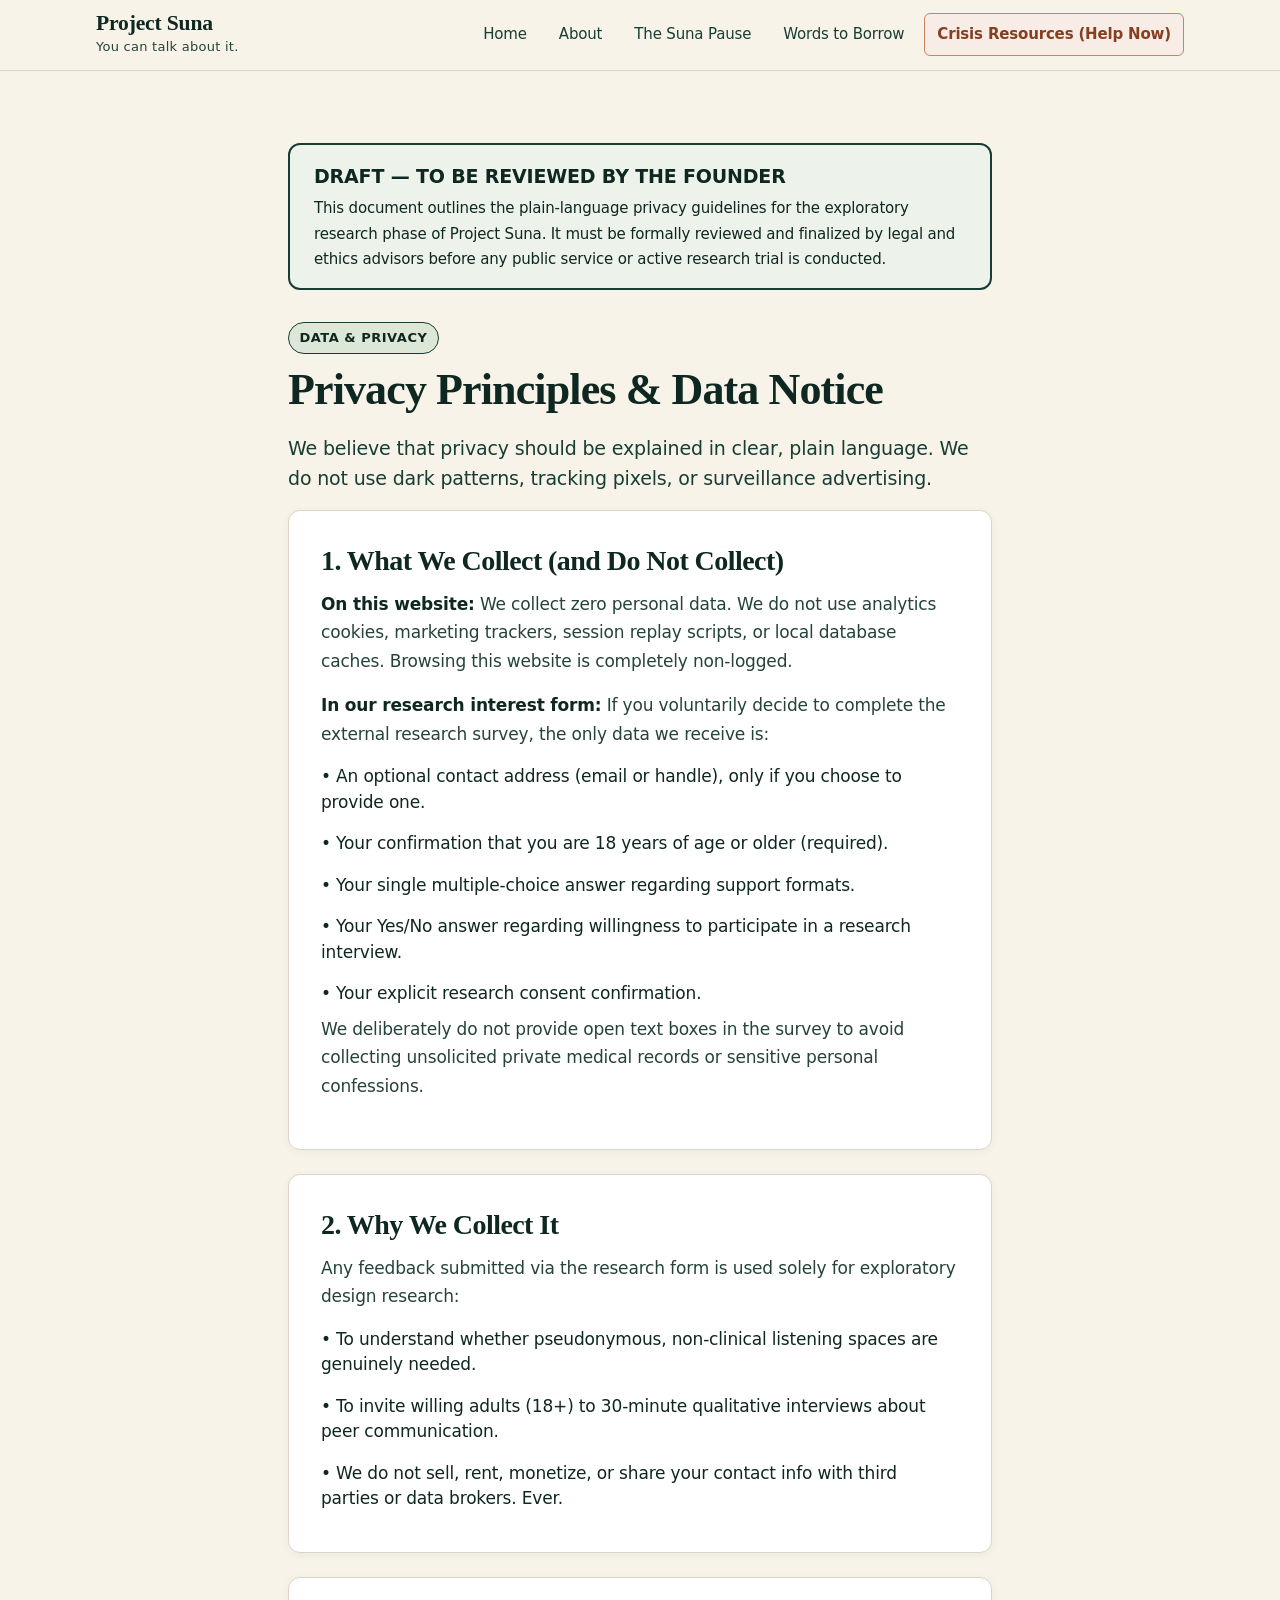
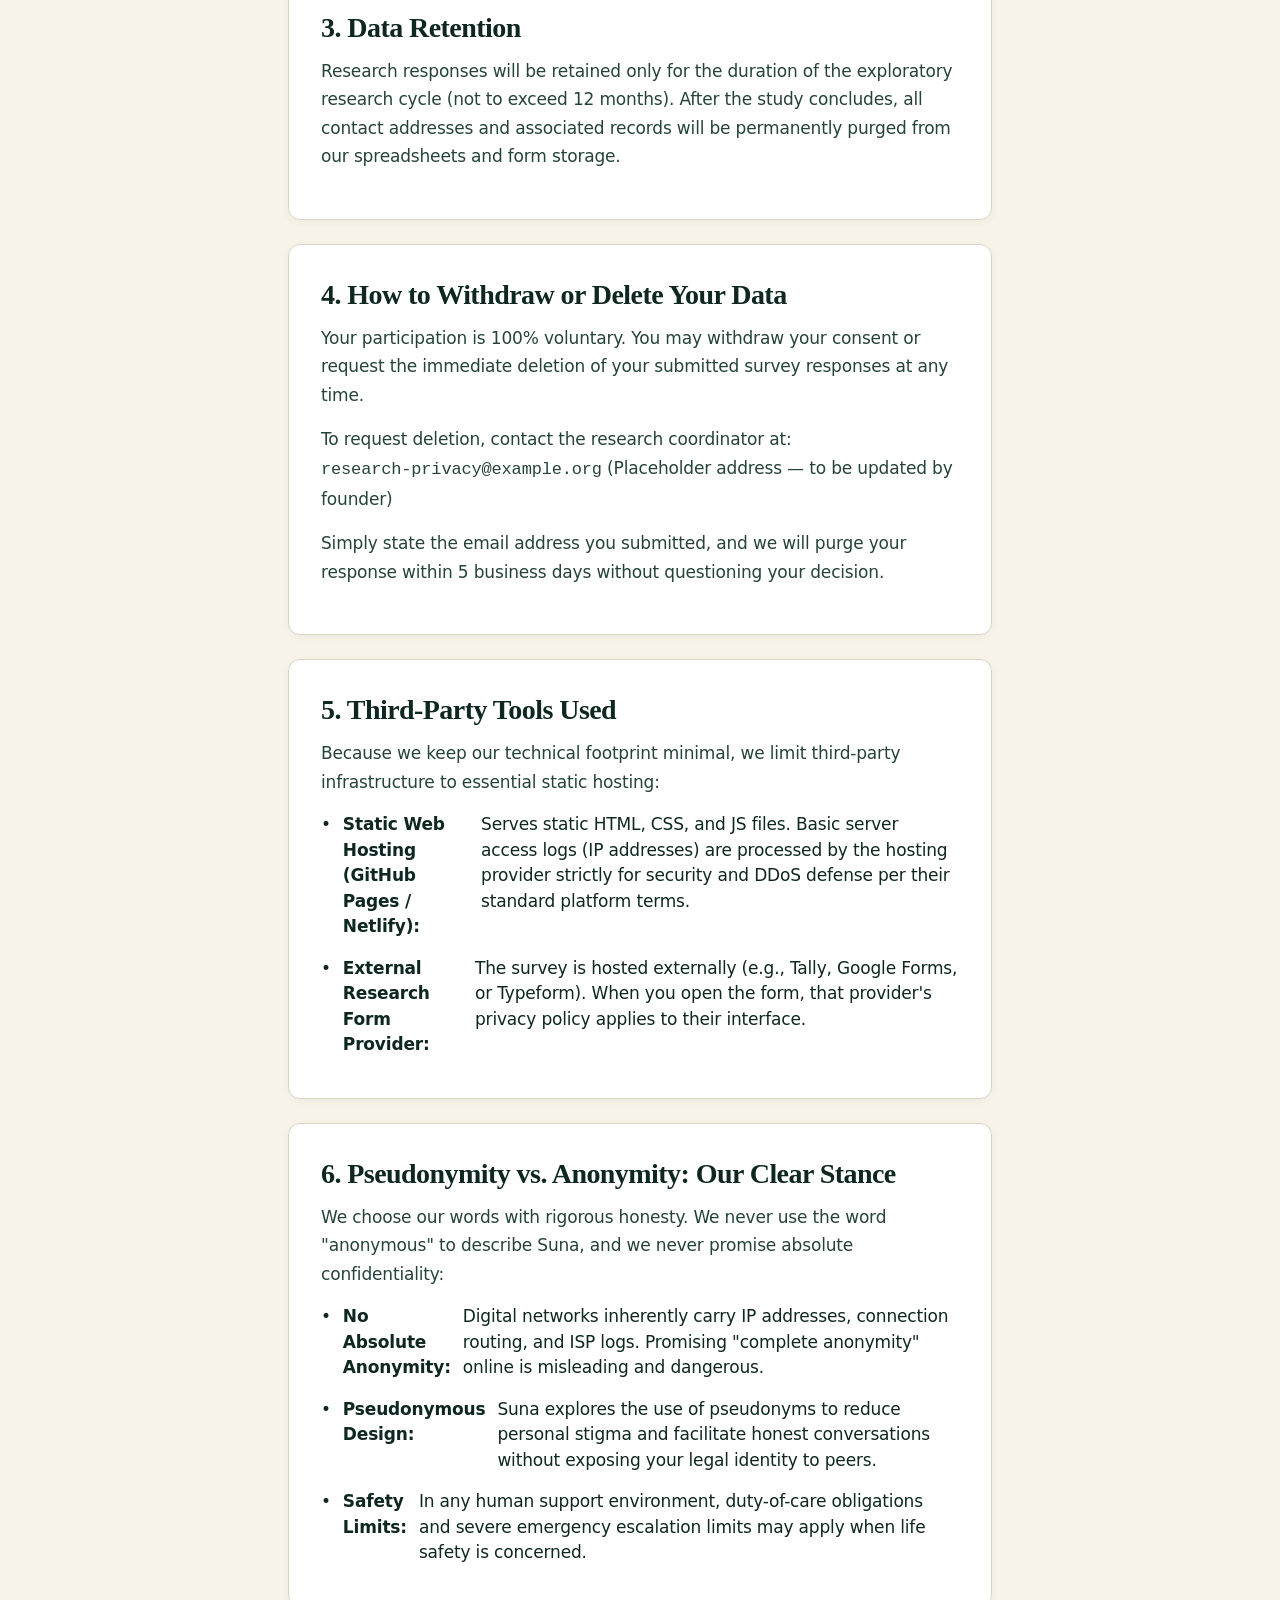
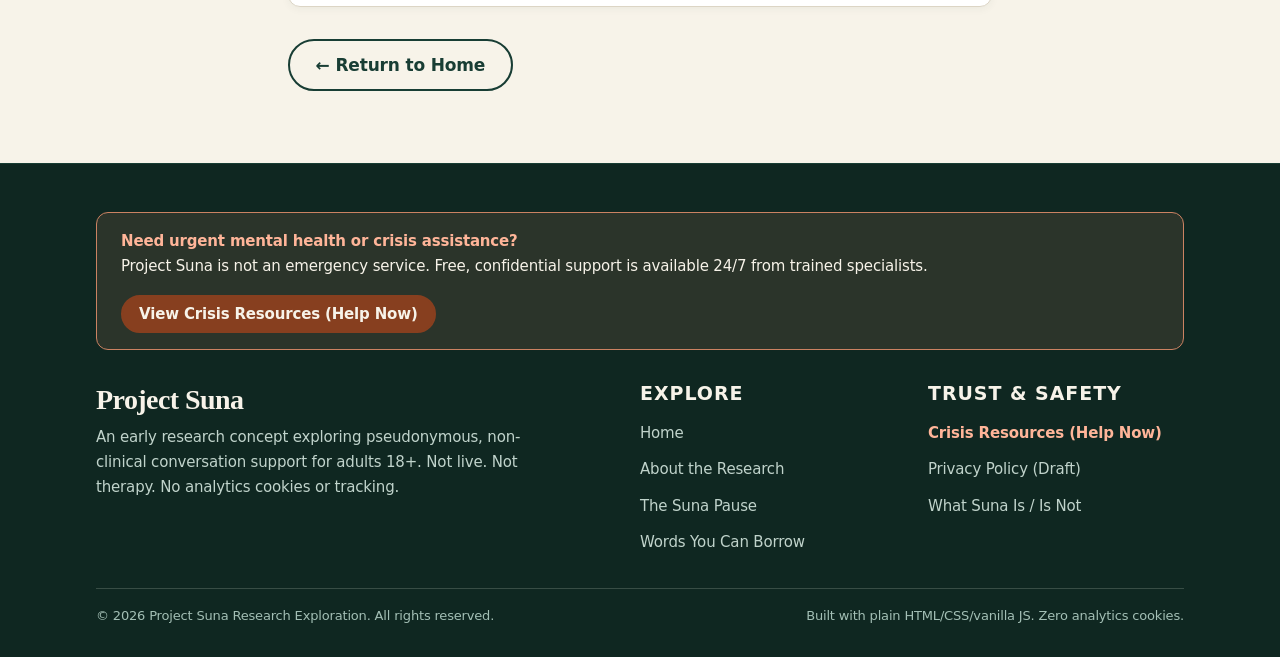
<file: privacy.html>
<!DOCTYPE html>
<html lang="en">
<head>
  <meta charset="UTF-8">
  <meta name="viewport" content="width=device-width, initial-scale=1.0">
  <meta name="description" content="Privacy & Data Principles for Project Suna. Early research draft detailing data minimization, no-tracking commitment, and participant rights.">
  <title>Privacy Policy (Draft) — Project Suna</title>
  <link rel="stylesheet" href="css/style.css">
</head>
<body>
  <a href="#main-content" class="skip-link">Skip to main content</a>

  <header class="site-header" role="banner">
    <div class="container header-inner">
      <a href="index.html" class="brand" aria-label="Project Suna Home">
        <span class="brand-title">Project Suna</span>
        <span class="brand-tagline">You can talk about it.</span>
      </a>

      <button type="button" class="nav-toggle" aria-expanded="false" aria-controls="primary-nav" aria-label="Toggle navigation menu">
        <span aria-hidden="true">&#9776;</span>
        <span>Menu</span>
      </button>

      <nav id="primary-nav" class="site-nav" role="navigation" aria-label="Primary Navigation">
        <ul class="nav-list" role="list">
          <li><a href="index.html" class="nav-link">Home</a></li>
          <li><a href="about.html" class="nav-link">About</a></li>
          <li><a href="index.html#the-suna-pause" class="nav-link">The Suna Pause</a></li>
          <li><a href="index.html#words-you-can-borrow" class="nav-link">Words to Borrow</a></li>
          <li><a href="help-now.html" class="nav-link nav-link-crisis">Crisis Resources (Help Now)</a></li>
        </ul>
      </nav>
    </div>
  </header>

  <main id="main-content" role="main">
    <section class="section">
      <div class="container container-reading">
        <!-- Draft Review Banner Required -->
        <div class="banner-crisis" role="alert" style="border-color: var(--color-forest); background-color: var(--color-sage-light);">
          <strong style="color: var(--color-forest-dark);">DRAFT — TO BE REVIEWED BY THE FOUNDER</strong>
          <p>
            This document outlines the plain-language privacy guidelines for the exploratory research phase of Project Suna. It must be formally reviewed and finalized by legal and ethics advisors before any public service or active research trial is conducted.
          </p>
        </div>

        <header>
          <span class="badge badge-research">Data &amp; Privacy</span>
          <h1 style="margin-top: 0.5rem;">Privacy Principles &amp; Data Notice</h1>
          <p class="lead">
            We believe that privacy should be explained in clear, plain language. We do not use dark patterns, tracking pixels, or surveillance advertising.
          </p>
        </header>

        <!-- Section 1: What we collect -->
        <article class="policy-section">
          <h2>1. What We Collect (and Do Not Collect)</h2>
          <p>
            <strong>On this website:</strong> We collect zero personal data. We do not use analytics cookies, marketing trackers, session replay scripts, or local database caches. Browsing this website is completely non-logged.
          </p>
          <p>
            <strong>In our research interest form:</strong> If you voluntarily decide to complete the external research survey, the only data we receive is:
          </p>
          <ul class="comparison-list" role="list" style="margin-top: 0.5rem; margin-bottom: 0.5rem;">
            <li class="comparison-item">&#8226; An optional contact address (email or handle), only if you choose to provide one.</li>
            <li class="comparison-item">&#8226; Your confirmation that you are 18 years of age or older (required).</li>
            <li class="comparison-item">&#8226; Your single multiple-choice answer regarding support formats.</li>
            <li class="comparison-item">&#8226; Your Yes/No answer regarding willingness to participate in a research interview.</li>
            <li class="comparison-item">&#8226; Your explicit research consent confirmation.</li>
          </ul>
          <p>
            We deliberately do not provide open text boxes in the survey to avoid collecting unsolicited private medical records or sensitive personal confessions.
          </p>
        </article>

        <!-- Section 2: Why we collect it -->
        <article class="policy-section">
          <h2>2. Why We Collect It</h2>
          <p>
            Any feedback submitted via the research form is used solely for exploratory design research:
          </p>
          <ul class="comparison-list" role="list" style="margin-top: 0.5rem; margin-bottom: 0.5rem;">
            <li class="comparison-item">&#8226; To understand whether pseudonymous, non-clinical listening spaces are genuinely needed.</li>
            <li class="comparison-item">&#8226; To invite willing adults (18+) to 30-minute qualitative interviews about peer communication.</li>
            <li class="comparison-item">&#8226; We do not sell, rent, monetize, or share your contact info with third parties or data brokers. Ever.</li>
          </ul>
        </article>

        <!-- Section 3: Data retention -->
        <article class="policy-section">
          <h2>3. Data Retention</h2>
          <p>
            Research responses will be retained only for the duration of the exploratory research cycle (not to exceed 12 months). After the study concludes, all contact addresses and associated records will be permanently purged from our spreadsheets and form storage.
          </p>
        </article>

        <!-- Section 4: How to withdraw or delete -->
        <article class="policy-section">
          <h2>4. How to Withdraw or Delete Your Data</h2>
          <p>
            Your participation is 100% voluntary. You may withdraw your consent or request the immediate deletion of your submitted survey responses at any time.
          </p>
          <p>
            To request deletion, contact the research coordinator at:
            <br>
            <code>research-privacy@example.org</code> (Placeholder address — to be updated by founder)
          </p>
          <p>
            Simply state the email address you submitted, and we will purge your response within 5 business days without questioning your decision.
          </p>
        </article>

        <!-- Section 5: Third-party tools used -->
        <article class="policy-section">
          <h2>5. Third-Party Tools Used</h2>
          <p>
            Because we keep our technical footprint minimal, we limit third-party infrastructure to essential static hosting:
          </p>
          <ul class="comparison-list" role="list" style="margin-top: 0.5rem; margin-bottom: 0.5rem;">
            <li class="comparison-item">&#8226; <strong>Static Web Hosting (GitHub Pages / Netlify):</strong> Serves static HTML, CSS, and JS files. Basic server access logs (IP addresses) are processed by the hosting provider strictly for security and DDoS defense per their standard platform terms.</li>
            <li class="comparison-item">&#8226; <strong>External Research Form Provider:</strong> The survey is hosted externally (e.g., Tally, Google Forms, or Typeform). When you open the form, that provider's privacy policy applies to their interface.</li>
          </ul>
        </article>

        <!-- Section 6: Pseudonymity vs. Anonymity -->
        <article class="policy-section">
          <h2>6. Pseudonymity vs. Anonymity: Our Clear Stance</h2>
          <p>
            We choose our words with rigorous honesty. We never use the word "anonymous" to describe Suna, and we never promise absolute confidentiality:
          </p>
          <ul class="comparison-list" role="list" style="margin-top: 0.5rem; margin-bottom: 0.5rem;">
            <li class="comparison-item">&#8226; <strong>No Absolute Anonymity:</strong> Digital networks inherently carry IP addresses, connection routing, and ISP logs. Promising "complete anonymity" online is misleading and dangerous.</li>
            <li class="comparison-item">&#8226; <strong>Pseudonymous Design:</strong> Suna explores the use of pseudonyms to reduce personal stigma and facilitate honest conversations without exposing your legal identity to peers.</li>
            <li class="comparison-item">&#8226; <strong>Safety Limits:</strong> In any human support environment, duty-of-care obligations and severe emergency escalation limits may apply when life safety is concerned.</li>
          </ul>
        </article>

        <div style="margin-top: 2rem;">
          <a href="index.html" class="btn btn-secondary">&larr; Return to Home</a>
        </div>
      </div>
    </section>
  </main>

  <footer class="site-footer" role="contentinfo">
    <div class="container">
      <aside class="footer-crisis-callout" aria-label="Crisis Support Warning">
        <div>
          <p><strong>Need urgent mental health or crisis assistance?</strong></p>
          <p>Project Suna is not an emergency service. Free, confidential support is available 24/7 from trained specialists.</p>
        </div>
        <a href="help-now.html" class="btn btn-terracotta btn-small">View Crisis Resources (Help Now)</a>
      </aside>

      <div class="footer-grid">
        <div class="footer-brand">
          <h2>Project Suna</h2>
          <p>
            An early research concept exploring pseudonymous, non-clinical conversation support for adults 18+. Not live. Not therapy. No analytics cookies or tracking.
          </p>
        </div>

        <div class="footer-col">
          <h3>Explore</h3>
          <ul class="footer-links" role="list">
            <li><a href="index.html">Home</a></li>
            <li><a href="about.html">About the Research</a></li>
            <li><a href="index.html#the-suna-pause">The Suna Pause</a></li>
            <li><a href="index.html#words-you-can-borrow">Words You Can Borrow</a></li>
          </ul>
        </div>

        <div class="footer-col">
          <h3>Trust &amp; Safety</h3>
          <ul class="footer-links" role="list">
            <li><a href="help-now.html" style="color: #FFB599; font-weight: 600;">Crisis Resources (Help Now)</a></li>
            <li><a href="privacy.html">Privacy Policy (Draft)</a></li>
            <li><a href="index.html#what-suna-is">What Suna Is / Is Not</a></li>
          </ul>
        </div>
      </div>

      <div class="footer-bottom">
        <p>&copy; 2026 Project Suna Research Exploration. All rights reserved.</p>
        <p>Built with plain HTML/CSS/vanilla JS. Zero analytics cookies.</p>
      </div>
    </div>
  </footer>

  <script src="js/main.js"></script>
</body>
</html>
</file>
<file: css/style.css>
/* ==========================================================================
   Project Suna - Accessible, Human, Mobile-First Stylesheet
   Tagline: "You can talk about it."
   ========================================================================== */

/* 1. Design Tokens & CSS Variables */
:root {
  /* Brand Palette */
  --color-forest: #183D34;           /* Deep Forest Green (Primary) */
  --color-terracotta: #CB8262;       /* Warm Terracotta (Accent) */
  --color-cream: #F7F3E9;            /* Warm Cream (Page Background) */
  --color-sage: #DCE7D8;             /* Soft Sage (Subtle card/badge fills) */

  /* Accessible High-Contrast Variants (WCAG AA & AAA compliant on Cream) */
  --color-terracotta-accessible: #873F1F; /* Ratio 6.86:1 on Cream for text */
  --color-terracotta-tint: #F7ECE6;       /* Soft warm tint for highlights */
  --color-forest-dark: #0F2721;           /* Deep text variant (14.2:1 on Cream) */
  --color-forest-muted: #26433B;          /* Muted body text (9.73:1 on Cream) */
  --color-sage-dark: #2A4839;             /* Dark sage text/border (7.8:1 on Sage) */
  --color-sage-light: #EDF3EB;            /* Ultra-light sage container */
  --color-card-bg: #FFFFFF;               /* Elevated card background */
  --color-card-border: #DCD5C5;           /* Neutral warm border */
  --color-border-subtle: #EBE5D8;         /* Subtle divider */

  /* Typography */
  --font-serif: "Newsreader", "Fraunces", "Georgia", "Cambria", serif;
  --font-sans: "Plus Jakarta Sans", system-ui, -apple-system, BlinkMacSystemFont, "Segoe UI", Roboto, sans-serif;

  /* Typography Scales */
  --font-size-xs: 0.8125rem;  /* 13px */
  --font-size-sm: 0.9375rem;  /* 15px */
  --font-size-base: 1.0625rem;/* 17px - enhanced readability */
  --font-size-md: 1.1875rem;  /* 19px */
  --font-size-lg: 1.375rem;   /* 22px */
  --font-size-xl: 1.75rem;    /* 28px */
  --font-size-2xl: 2.25rem;   /* 36px */
  --font-size-3xl: 2.75rem;   /* 44px */

  /* Spacing */
  --space-2xs: 0.25rem;
  --space-xs: 0.5rem;
  --space-sm: 0.75rem;
  --space-md: 1rem;
  --space-lg: 1.5rem;
  --space-xl: 2rem;
  --space-2xl: 3rem;
  --space-3xl: 4.5rem;

  /* Layout */
  --max-width-content: 72rem;     /* 1152px */
  --max-width-reading: 48rem;     /* 768px for optimal reading */
  --max-width-narrow: 38rem;      /* 608px for reflective steps */
  --radius-sm: 6px;
  --radius-md: 12px;
  --radius-lg: 20px;
  --radius-full: 9999px;

  /* Elevation (soft, natural) */
  --shadow-subtle: 0 2px 8px rgba(24, 61, 52, 0.05);
  --shadow-card: 0 4px 16px rgba(24, 61, 52, 0.07);
  --shadow-elevated: 0 8px 28px rgba(24, 61, 52, 0.1);

  /* Transitions */
  --transition-fast: 150ms ease;
  --transition-base: 220ms ease;
}

/* 2. Global Reset & Box Model */
*, *::before, *::after {
  box-sizing: border-box;
  margin: 0;
  padding: 0;
}

html {
  font-size: 100%;
  scroll-behavior: smooth;
  -webkit-text-size-adjust: 100%;
}

body {
  background-color: var(--color-cream);
  color: var(--color-forest);
  font-family: var(--font-sans);
  font-size: var(--font-size-base);
  line-height: 1.68;
  letter-spacing: -0.01em;
  min-height: 100vh;
  display: flex;
  flex-direction: column;
}

/* 3. Accessibility & Motion */
@media (prefers-reduced-motion: reduce) {
  *, *::before, *::after {
    animation-duration: 0.01ms !important;
    animation-iteration-count: 1 !important;
    transition-duration: 0.01ms !important;
    scroll-behavior: auto !important;
  }
}

.skip-link {
  position: absolute;
  top: -999px;
  left: 1rem;
  background: var(--color-forest);
  color: var(--color-cream);
  padding: var(--space-sm) var(--space-lg);
  border-radius: var(--radius-sm);
  font-weight: 600;
  z-index: 1000;
  text-decoration: none;
}

.skip-link:focus {
  top: 1rem;
  outline: 3px solid var(--color-terracotta);
  outline-offset: 2px;
}

:focus-visible {
  outline: 3px solid var(--color-forest);
  outline-offset: 3px;
}

.sr-only {
  position: absolute;
  width: 1px;
  height: 1px;
  padding: 0;
  margin: -1px;
  overflow: hidden;
  clip: rect(0, 0, 0, 0);
  white-space: nowrap;
  border: 0;
}

/* 4. Typography Base */
h1, h2, h3, h4 {
  font-family: var(--font-serif);
  color: var(--color-forest-dark);
  line-height: 1.25;
  font-weight: 600;
  letter-spacing: -0.02em;
}

h1 {
  font-size: clamp(2rem, 5vw + 0.5rem, var(--font-size-3xl));
  margin-bottom: var(--space-md);
}

h2 {
  font-size: clamp(1.5rem, 3.5vw + 0.3rem, var(--font-size-2xl));
  margin-bottom: var(--space-md);
}

h3 {
  font-size: var(--font-size-xl);
  margin-bottom: var(--space-sm);
}

h4 {
  font-size: var(--font-size-md);
  margin-bottom: var(--space-xs);
}

p {
  margin-bottom: var(--space-md);
  color: var(--color-forest-muted);
}

p.lead {
  font-size: var(--font-size-md);
  color: var(--color-forest);
  line-height: 1.6;
}

a {
  color: var(--color-forest);
  text-decoration-thickness: 1px;
  text-underline-offset: 3px;
  transition: color var(--transition-fast), text-decoration-color var(--transition-fast);
}

a:hover {
  color: var(--color-terracotta-accessible);
}

strong {
  font-weight: 600;
  color: var(--color-forest-dark);
}

/* 5. Layout Containers */
.container {
  width: 100%;
  max-width: var(--max-width-content);
  margin-left: auto;
  margin-right: auto;
  padding-left: clamp(1rem, 4vw, 2rem);
  padding-right: clamp(1rem, 4vw, 2rem);
}

.container-reading {
  max-width: var(--max-width-reading);
}

.container-narrow {
  max-width: var(--max-width-narrow);
}

.section {
  padding-top: clamp(2.5rem, 6vw, var(--space-3xl));
  padding-bottom: clamp(2.5rem, 6vw, var(--space-3xl));
}

.section-tinted {
  background-color: var(--color-sage-light);
  border-top: 1px solid var(--color-border-subtle);
  border-bottom: 1px solid var(--color-border-subtle);
}

/* 6. Site Header & Navigation */
.site-header {
  border-bottom: 1px solid var(--color-card-border);
  background-color: var(--color-cream);
  position: sticky;
  top: 0;
  z-index: 99;
}

.header-inner {
  display: flex;
  align-items: center;
  justify-content: space-between;
  padding-top: var(--space-sm);
  padding-bottom: var(--space-sm);
  gap: var(--space-md);
}

.brand {
  display: flex;
  flex-direction: column;
  text-decoration: none;
}

.brand-title {
  font-family: var(--font-serif);
  font-size: 1.35rem;
  font-weight: 700;
  color: var(--color-forest-dark);
  line-height: 1.1;
}

.brand-tagline {
  font-size: var(--font-size-xs);
  color: var(--color-forest-muted);
  font-weight: 500;
  letter-spacing: 0.02em;
}

.site-nav {
  display: flex;
  align-items: center;
  gap: var(--space-xs);
}

.nav-list {
  display: flex;
  list-style: none;
  align-items: center;
  gap: var(--space-xs);
}

.nav-link {
  display: inline-block;
  padding: 0.5rem 0.75rem;
  font-size: var(--font-size-sm);
  font-weight: 500;
  color: var(--color-forest);
  text-decoration: none;
  border-radius: var(--radius-sm);
  transition: background-color var(--transition-fast), color var(--transition-fast);
}

.nav-link:hover {
  background-color: var(--color-sage);
  color: var(--color-forest-dark);
}

.nav-link[aria-current="page"] {
  font-weight: 600;
  background-color: var(--color-sage);
  color: var(--color-forest-dark);
}

.nav-link-crisis {
  background-color: var(--color-terracotta-tint);
  color: var(--color-terracotta-accessible);
  font-weight: 600;
  border: 1px solid var(--color-terracotta);
}

.nav-link-crisis:hover {
  background-color: var(--color-terracotta);
  color: var(--color-cream);
}

/* Mobile Nav Toggle */
.nav-toggle {
  display: none;
  background: transparent;
  border: 1px solid var(--color-card-border);
  padding: 0.5rem 0.75rem;
  border-radius: var(--radius-sm);
  cursor: pointer;
  color: var(--color-forest);
  font-family: var(--font-sans);
  font-size: var(--font-size-sm);
  font-weight: 600;
}

/* 7. Research Concept & Crisis Banners */
.badge {
  display: inline-flex;
  align-items: center;
  gap: 0.35rem;
  padding: 0.25rem 0.65rem;
  font-size: var(--font-size-xs);
  font-weight: 600;
  border-radius: var(--radius-full);
  text-transform: uppercase;
  letter-spacing: 0.04em;
}

.badge-research {
  background-color: var(--color-sage);
  color: var(--color-forest-dark);
  border: 1px solid var(--color-forest);
}

.badge-warning {
  background-color: var(--color-terracotta-tint);
  color: var(--color-terracotta-accessible);
  border: 1px solid var(--color-terracotta);
}

.banner-notice {
  background-color: var(--color-sage);
  border: 1px solid var(--color-forest);
  border-radius: var(--radius-md);
  padding: var(--space-md) var(--space-lg);
  margin-bottom: var(--space-xl);
  display: flex;
  flex-direction: column;
  gap: 0.35rem;
}

.banner-notice p {
  margin: 0;
  color: var(--color-forest-dark);
  font-size: var(--font-size-sm);
}

.banner-crisis {
  background-color: var(--color-terracotta-tint);
  border: 2px solid var(--color-terracotta);
  border-radius: var(--radius-md);
  padding: var(--space-md) var(--space-lg);
  margin-bottom: var(--space-xl);
}

.banner-crisis strong {
  color: var(--color-terracotta-accessible);
  font-size: var(--font-size-md);
}

.banner-crisis p {
  color: var(--color-forest-dark);
  margin-top: 0.25rem;
  margin-bottom: 0;
  font-size: var(--font-size-sm);
}

/* 8. Hero Section */
.hero {
  padding-top: clamp(2.5rem, 7vw, 5rem);
  padding-bottom: clamp(2.5rem, 6vw, 4rem);
  text-align: left;
}

.hero-tagline {
  font-family: var(--font-serif);
  font-size: clamp(2.25rem, 6vw + 0.5rem, 3.75rem);
  color: var(--color-forest-dark);
  line-height: 1.15;
  letter-spacing: -0.03em;
  margin-bottom: var(--space-lg);
}

.hero-honest-statement {
  font-size: clamp(1.1rem, 2vw + 0.5rem, 1.35rem);
  line-height: 1.6;
  color: var(--color-forest);
  max-width: 44rem;
  margin-bottom: var(--space-xl);
  font-weight: 400;
}

.hero-ctas {
  display: flex;
  flex-wrap: wrap;
  gap: var(--space-md);
  align-items: center;
}

/* 9. Buttons */
.btn {
  display: inline-flex;
  align-items: center;
  justify-content: center;
  gap: 0.5rem;
  font-family: var(--font-sans);
  font-size: var(--font-size-base);
  font-weight: 600;
  text-decoration: none;
  padding: 0.85rem 1.6rem;
  border-radius: var(--radius-full);
  border: 2px solid transparent;
  cursor: pointer;
  transition: transform var(--transition-fast), background-color var(--transition-fast), color var(--transition-fast), border-color var(--transition-fast);
  line-height: 1.2;
}

.btn-primary {
  background-color: var(--color-forest);
  color: var(--color-cream);
  border-color: var(--color-forest);
}

.btn-primary:hover {
  background-color: var(--color-forest-dark);
  color: #FFFFFF;
}

.btn-secondary {
  background-color: transparent;
  color: var(--color-forest);
  border-color: var(--color-forest);
}

.btn-secondary:hover {
  background-color: var(--color-sage);
  color: var(--color-forest-dark);
}

.btn-terracotta {
  background-color: var(--color-terracotta-accessible);
  color: var(--color-cream);
  border-color: var(--color-terracotta-accessible);
}

.btn-terracotta:hover {
  background-color: #6E3218;
  color: #FFFFFF;
}

.btn-small {
  padding: 0.5rem 1rem;
  font-size: var(--font-size-sm);
}

/* 10. "What Suna Is / What Suna Is Not" Section */
.comparison-grid {
  display: grid;
  grid-template-columns: 1fr;
  gap: var(--space-lg);
  margin-top: var(--space-lg);
}

@media (min-width: 48rem) {
  .comparison-grid {
    grid-template-columns: 1fr 1fr;
  }
}

.comparison-card {
  background-color: var(--color-card-bg);
  border-radius: var(--radius-lg);
  padding: clamp(1.5rem, 4vw, 2.25rem);
  box-shadow: var(--shadow-card);
  border: 1px solid var(--color-card-border);
  display: flex;
  flex-direction: column;
}

.comparison-card-is {
  border-top: 6px solid var(--color-forest);
}

.comparison-card-is-not {
  border-top: 6px solid var(--color-terracotta);
}

.comparison-card h3 {
  display: flex;
  align-items: center;
  gap: 0.5rem;
  margin-bottom: var(--space-md);
}

.comparison-list {
  list-style: none;
  display: flex;
  flex-direction: column;
  gap: var(--space-md);
}

.comparison-item {
  display: flex;
  align-items: flex-start;
  gap: 0.75rem;
  font-size: var(--font-size-base);
  color: var(--color-forest-dark);
  line-height: 1.5;
}

.comparison-icon {
  flex-shrink: 0;
  width: 1.4rem;
  height: 1.4rem;
  margin-top: 0.15rem;
}

/* 11. "The Suna Pause" Reflection Flow */
.pause-container {
  background-color: var(--color-card-bg);
  border-radius: var(--radius-lg);
  border: 1px solid var(--color-card-border);
  box-shadow: var(--shadow-card);
  padding: clamp(1.5rem, 5vw, 2.75rem);
  margin-top: var(--space-lg);
}

.pause-header {
  display: flex;
  justify-content: space-between;
  align-items: center;
  border-bottom: 1px solid var(--color-border-subtle);
  padding-bottom: var(--space-md);
  margin-bottom: var(--space-lg);
  flex-wrap: wrap;
  gap: var(--space-sm);
}

.pause-progress {
  font-size: var(--font-size-sm);
  font-weight: 600;
  color: var(--color-forest-muted);
}

.pause-privacy-pill {
  font-size: var(--font-size-xs);
  background-color: var(--color-sage-light);
  border: 1px solid var(--color-sage);
  color: var(--color-forest-dark);
  padding: 0.2rem 0.6rem;
  border-radius: var(--radius-full);
}

.pause-screen {
  display: none;
  min-height: 220px;
  flex-direction: column;
  justify-content: center;
}

.pause-screen.active {
  display: flex;
}

.pause-screen h3 {
  font-size: clamp(1.4rem, 3.5vw, 1.85rem);
  color: var(--color-forest-dark);
  margin-bottom: var(--space-md);
}

.pause-screen p {
  font-size: clamp(1.05rem, 2vw + 0.3rem, 1.2rem);
  line-height: 1.65;
  color: var(--color-forest-muted);
  max-width: 38rem;
  margin-bottom: var(--space-lg);
}

.pause-prompt-box {
  background-color: var(--color-sage-light);
  border-left: 4px solid var(--color-forest);
  padding: var(--space-md) var(--space-lg);
  border-radius: 0 var(--radius-sm) var(--radius-sm) 0;
  margin-bottom: var(--space-lg);
  font-style: italic;
  color: var(--color-forest-dark);
}

.pause-reachout-card {
  background-color: var(--color-terracotta-tint);
  border: 1px solid var(--color-terracotta);
  border-radius: var(--radius-md);
  padding: var(--space-md) var(--space-lg);
  margin-bottom: var(--space-lg);
}

.pause-reachout-card strong {
  color: var(--color-terracotta-accessible);
  display: block;
  margin-bottom: 0.25rem;
}

.pause-actions {
  display: flex;
  justify-content: space-between;
  align-items: center;
  border-top: 1px solid var(--color-border-subtle);
  padding-top: var(--space-md);
  margin-top: var(--space-lg);
  flex-wrap: wrap;
  gap: var(--space-md);
}

.pause-actions-group {
  display: flex;
  gap: var(--space-sm);
}

/* 12. "Words You Can Borrow" Section */
.words-grid {
  display: grid;
  grid-template-columns: 1fr;
  gap: var(--space-xl);
  margin-top: var(--space-xl);
}

.situation-group {
  background-color: var(--color-card-bg);
  border-radius: var(--radius-lg);
  border: 1px solid var(--color-card-border);
  padding: clamp(1.25rem, 4vw, 2rem);
  box-shadow: var(--shadow-subtle);
}

.situation-header {
  margin-bottom: var(--space-md);
  border-bottom: 1px solid var(--color-border-subtle);
  padding-bottom: var(--space-sm);
}

.situation-header h3 {
  font-size: var(--font-size-lg);
  color: var(--color-forest-dark);
  margin-bottom: 0.25rem;
}

.situation-header p {
  font-size: var(--font-size-sm);
  color: var(--color-forest-muted);
  margin-bottom: 0;
}

.phrases-list {
  display: flex;
  flex-direction: column;
  gap: var(--space-md);
  list-style: none;
}

.phrase-card {
  background-color: var(--color-cream);
  border: 1px solid var(--color-border-subtle);
  border-radius: var(--radius-md);
  padding: var(--space-md);
  display: flex;
  flex-direction: column;
  gap: var(--space-sm);
  transition: border-color var(--transition-fast);
}

.phrase-card:focus-within,
.phrase-card:hover {
  border-color: var(--color-forest);
}

.phrase-quote {
  font-family: var(--font-serif);
  font-size: var(--font-size-md);
  color: var(--color-forest-dark);
  line-height: 1.5;
  quotes: "“" "”";
}

.phrase-quote::before {
  content: open-quote;
}
.phrase-quote::after {
  content: close-quote;
}

.phrase-context {
  font-size: var(--font-size-xs);
  color: var(--color-forest-muted);
  margin: 0;
}

.phrase-footer {
  display: flex;
  justify-content: flex-end;
  align-items: center;
  gap: var(--space-sm);
}

.btn-copy {
  display: inline-flex;
  align-items: center;
  gap: 0.4rem;
  background-color: var(--color-sage);
  color: var(--color-forest-dark);
  border: 1px solid var(--color-forest);
  padding: 0.35rem 0.85rem;
  border-radius: var(--radius-full);
  font-family: var(--font-sans);
  font-size: var(--font-size-xs);
  font-weight: 600;
  cursor: pointer;
  transition: background-color var(--transition-fast), color var(--transition-fast);
}

.btn-copy:hover {
  background-color: var(--color-forest);
  color: var(--color-cream);
}

.btn-copy[data-copied="true"] {
  background-color: var(--color-terracotta-accessible);
  color: var(--color-cream);
  border-color: var(--color-terracotta-accessible);
}

/* 13. "Help Shape Suna" Section */
.shape-card {
  background-color: var(--color-card-bg);
  border-radius: var(--radius-lg);
  border: 1px solid var(--color-card-border);
  padding: clamp(1.5rem, 5vw, 2.75rem);
  box-shadow: var(--shadow-card);
  margin-top: var(--space-lg);
}

.fields-breakdown {
  background-color: var(--color-sage-light);
  border-radius: var(--radius-md);
  padding: var(--space-md) var(--space-lg);
  margin-top: var(--space-md);
  margin-bottom: var(--space-lg);
}

.fields-list {
  list-style: none;
  display: flex;
  flex-direction: column;
  gap: var(--space-sm);
  margin-top: var(--space-sm);
}

.fields-list li {
  font-size: var(--font-size-sm);
  color: var(--color-forest-dark);
  display: flex;
  align-items: flex-start;
  gap: 0.5rem;
}

.no-free-text-callout {
  background-color: var(--color-terracotta-tint);
  border-left: 4px solid var(--color-terracotta-accessible);
  padding: var(--space-md);
  border-radius: 0 var(--radius-sm) var(--radius-sm) 0;
  margin-top: var(--space-md);
  margin-bottom: var(--space-lg);
}

.no-free-text-callout strong {
  color: var(--color-terracotta-accessible);
}

.no-free-text-callout p {
  font-size: var(--font-size-sm);
  color: var(--color-forest-dark);
  margin: 0;
}

/* 14. Crisis Support Table / Directory */
.crisis-directory {
  display: flex;
  flex-direction: column;
  gap: var(--space-lg);
  margin-top: var(--space-lg);
}

.crisis-card {
  background-color: var(--color-card-bg);
  border-radius: var(--radius-md);
  border: 1px solid var(--color-card-border);
  padding: var(--space-lg);
  box-shadow: var(--shadow-subtle);
}

.crisis-card h3 {
  font-size: var(--font-size-lg);
  color: var(--color-forest-dark);
  margin-bottom: var(--space-xs);
}

.crisis-details {
  list-style: none;
  display: flex;
  flex-direction: column;
  gap: var(--space-xs);
  font-size: var(--font-size-base);
  margin-top: var(--space-sm);
}

.crisis-details li strong {
  color: var(--color-forest-dark);
}

/* 15. Privacy & Draft Policy Sections */
.policy-section {
  background-color: var(--color-card-bg);
  border-radius: var(--radius-md);
  border: 1px solid var(--color-card-border);
  padding: clamp(1.25rem, 4vw, 2rem);
  margin-bottom: var(--space-lg);
  box-shadow: var(--shadow-subtle);
}

.policy-section h2 {
  font-size: var(--font-size-xl);
  margin-bottom: var(--space-sm);
}

/* 16. Site Footer */
.site-footer {
  margin-top: auto;
  background-color: var(--color-forest-dark);
  color: var(--color-cream);
  padding-top: var(--space-2xl);
  padding-bottom: var(--space-xl);
  border-top: 1px solid var(--color-forest);
}

.footer-crisis-callout {
  background-color: rgba(203, 130, 98, 0.15);
  border: 1px solid var(--color-terracotta);
  border-radius: var(--radius-md);
  padding: var(--space-md) var(--space-lg);
  margin-bottom: var(--space-xl);
  display: flex;
  justify-content: space-between;
  align-items: center;
  flex-wrap: wrap;
  gap: var(--space-md);
}

.footer-crisis-callout p {
  color: var(--color-cream);
  margin: 0;
  font-size: var(--font-size-sm);
}

.footer-crisis-callout strong {
  color: #FFB599;
}

.footer-grid {
  display: grid;
  grid-template-columns: 1fr;
  gap: var(--space-xl);
  margin-bottom: var(--space-xl);
}

@media (min-width: 48rem) {
  .footer-grid {
    grid-template-columns: 2fr 1fr 1fr;
  }
}

.footer-brand h2 {
  color: var(--color-cream);
  font-size: var(--font-size-xl);
  margin-bottom: var(--space-xs);
}

.footer-brand p {
  color: #C0D3CB;
  font-size: var(--font-size-sm);
  max-width: 28rem;
}

.footer-col h3 {
  color: var(--color-cream);
  font-size: var(--font-size-md);
  font-family: var(--font-sans);
  font-weight: 600;
  margin-bottom: var(--space-sm);
  text-transform: uppercase;
  letter-spacing: 0.05em;
}

.footer-links {
  list-style: none;
  display: flex;
  flex-direction: column;
  gap: var(--space-xs);
}

.footer-links a {
  color: #C0D3CB;
  font-size: var(--font-size-sm);
  text-decoration: none;
}

.footer-links a:hover {
  color: var(--color-cream);
  text-decoration: underline;
}

.footer-bottom {
  border-top: 1px solid rgba(220, 231, 216, 0.2);
  padding-top: var(--space-md);
  display: flex;
  justify-content: space-between;
  align-items: center;
  flex-wrap: wrap;
  gap: var(--space-sm);
  font-size: var(--font-size-xs);
  color: #A3BFB5;
}

.footer-bottom p {
  color: #A3BFB5;
  margin: 0;
}

/* 17. Responsive Breakpoint Adjustments (Tested down to 360px) */
@media (max-width: 47.99rem) {
  .site-nav {
    display: none;
    position: absolute;
    top: 100%;
    left: 0;
    right: 0;
    background-color: var(--color-cream);
    border-bottom: 2px solid var(--color-card-border);
    padding: var(--space-md);
    box-shadow: var(--shadow-card);
  }

  .site-nav.is-open {
    display: block;
  }

  .nav-list {
    flex-direction: column;
    align-items: stretch;
    gap: var(--space-xs);
  }

  .nav-link {
    padding: 0.75rem 1rem;
    font-size: var(--font-size-base);
  }

  .nav-toggle {
    display: inline-flex;
    align-items: center;
    gap: 0.35rem;
  }

  .pause-actions {
    flex-direction: column;
    align-items: stretch;
  }

  .pause-actions-group {
    justify-content: space-between;
  }
}

@media (max-width: 25rem) { /* 400px down to 360px */
  .hero-tagline {
    font-size: 2rem;
  }

  .hero-ctas {
    flex-direction: column;
    align-items: stretch;
  }

  .btn {
    width: 100%;
  }

  .footer-crisis-callout {
    flex-direction: column;
    align-items: flex-start;
  }
}
</file>
